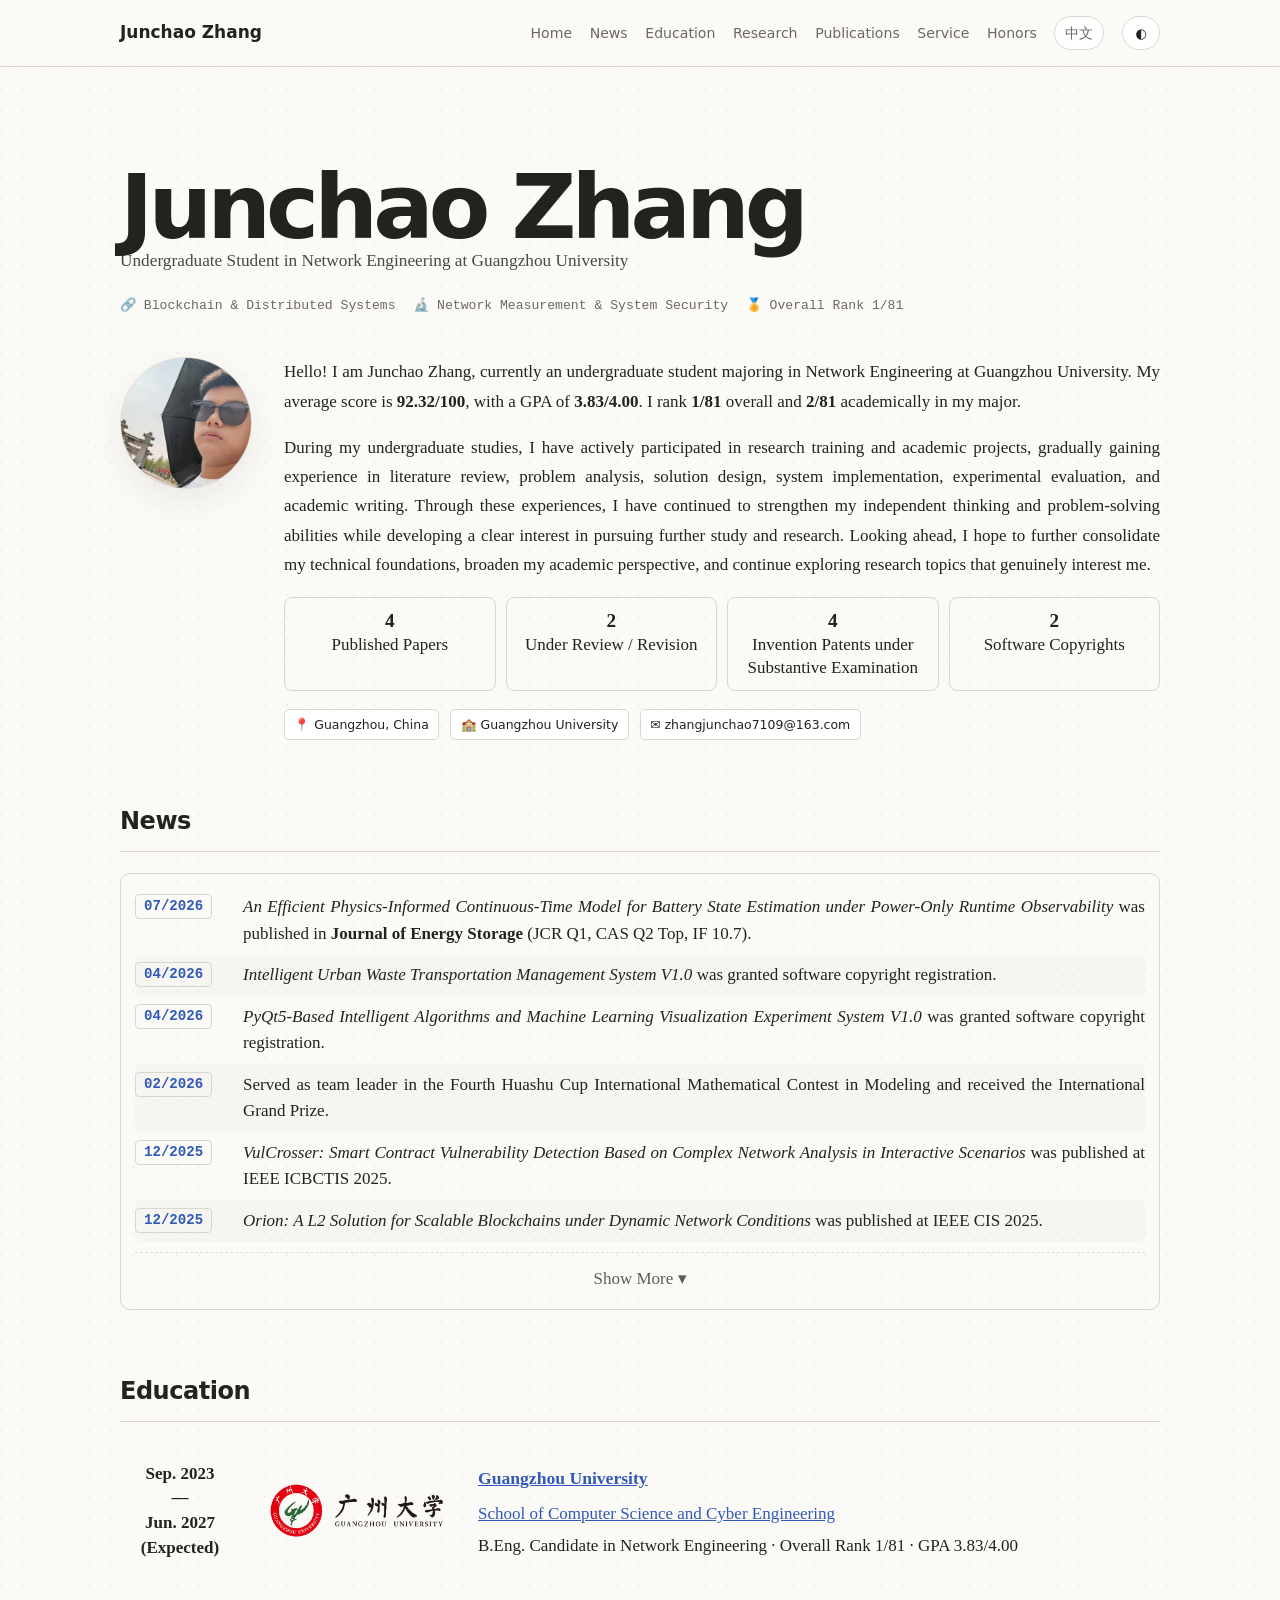
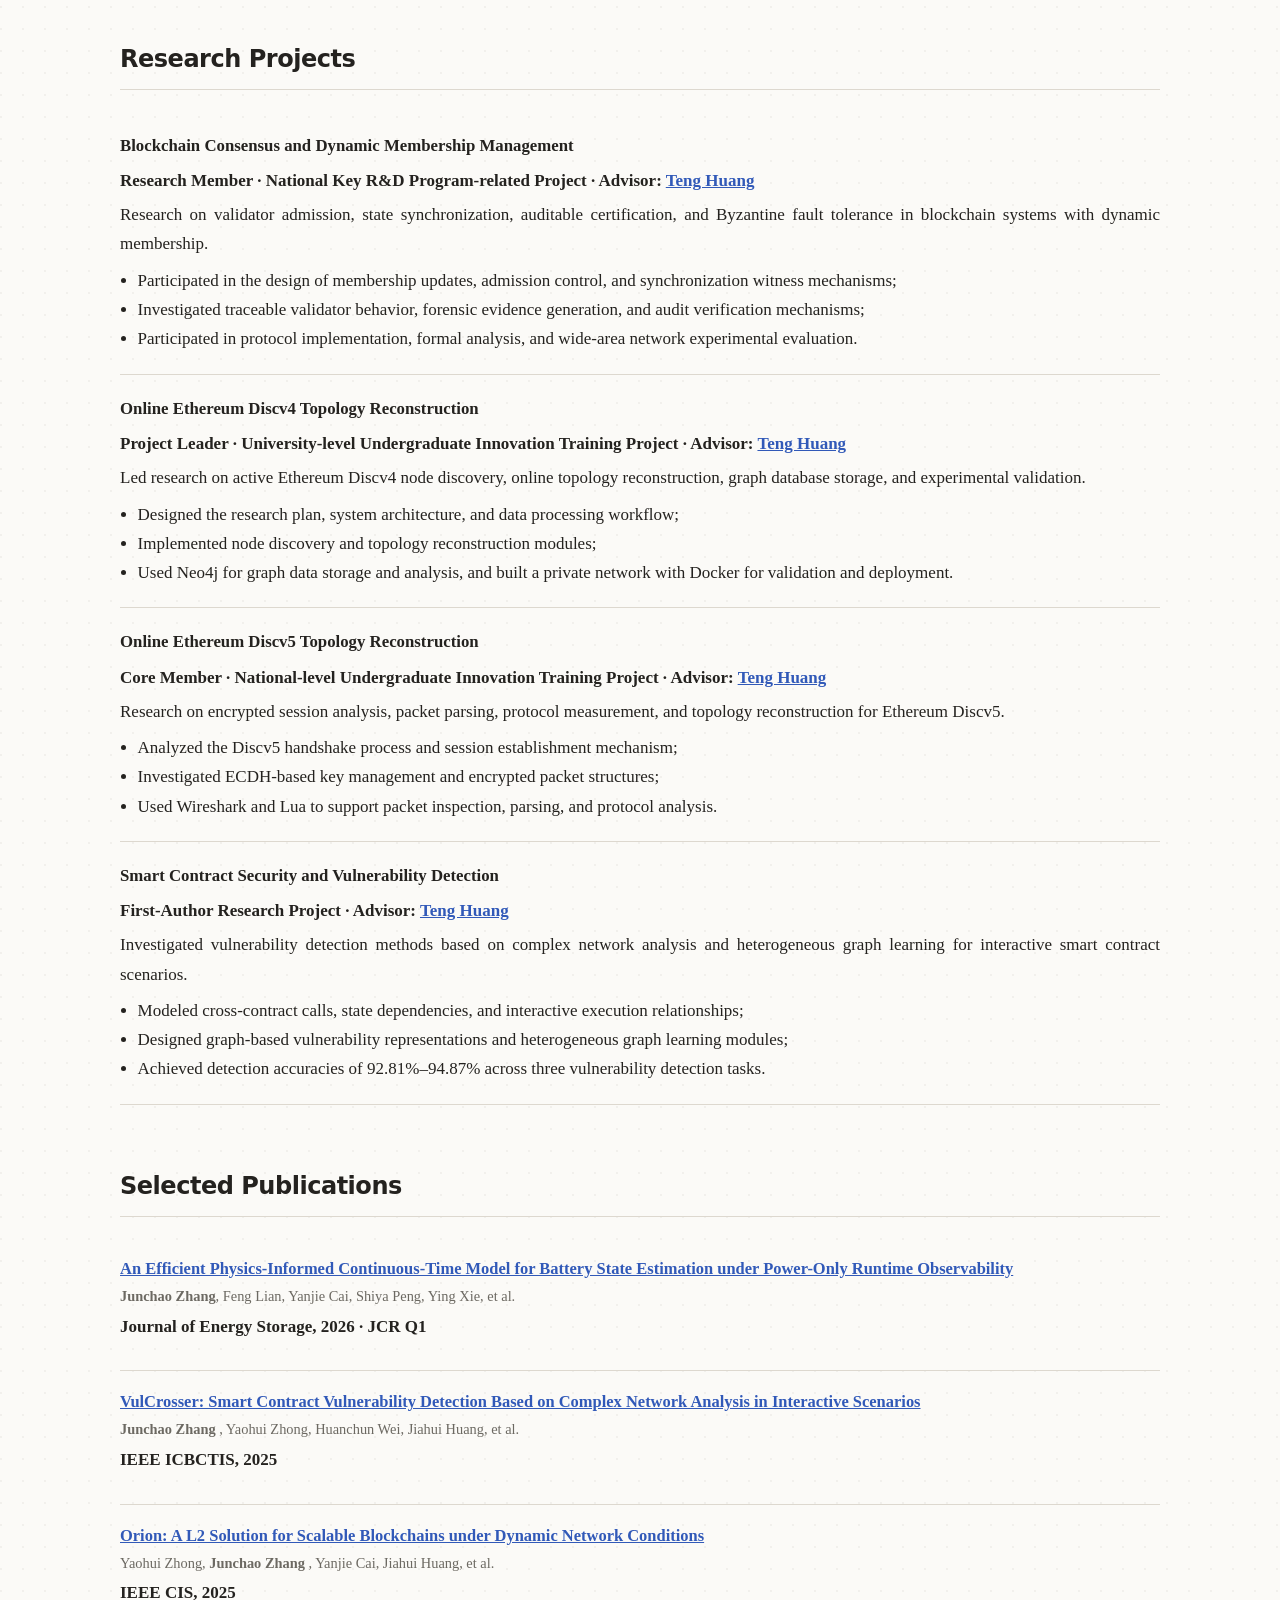
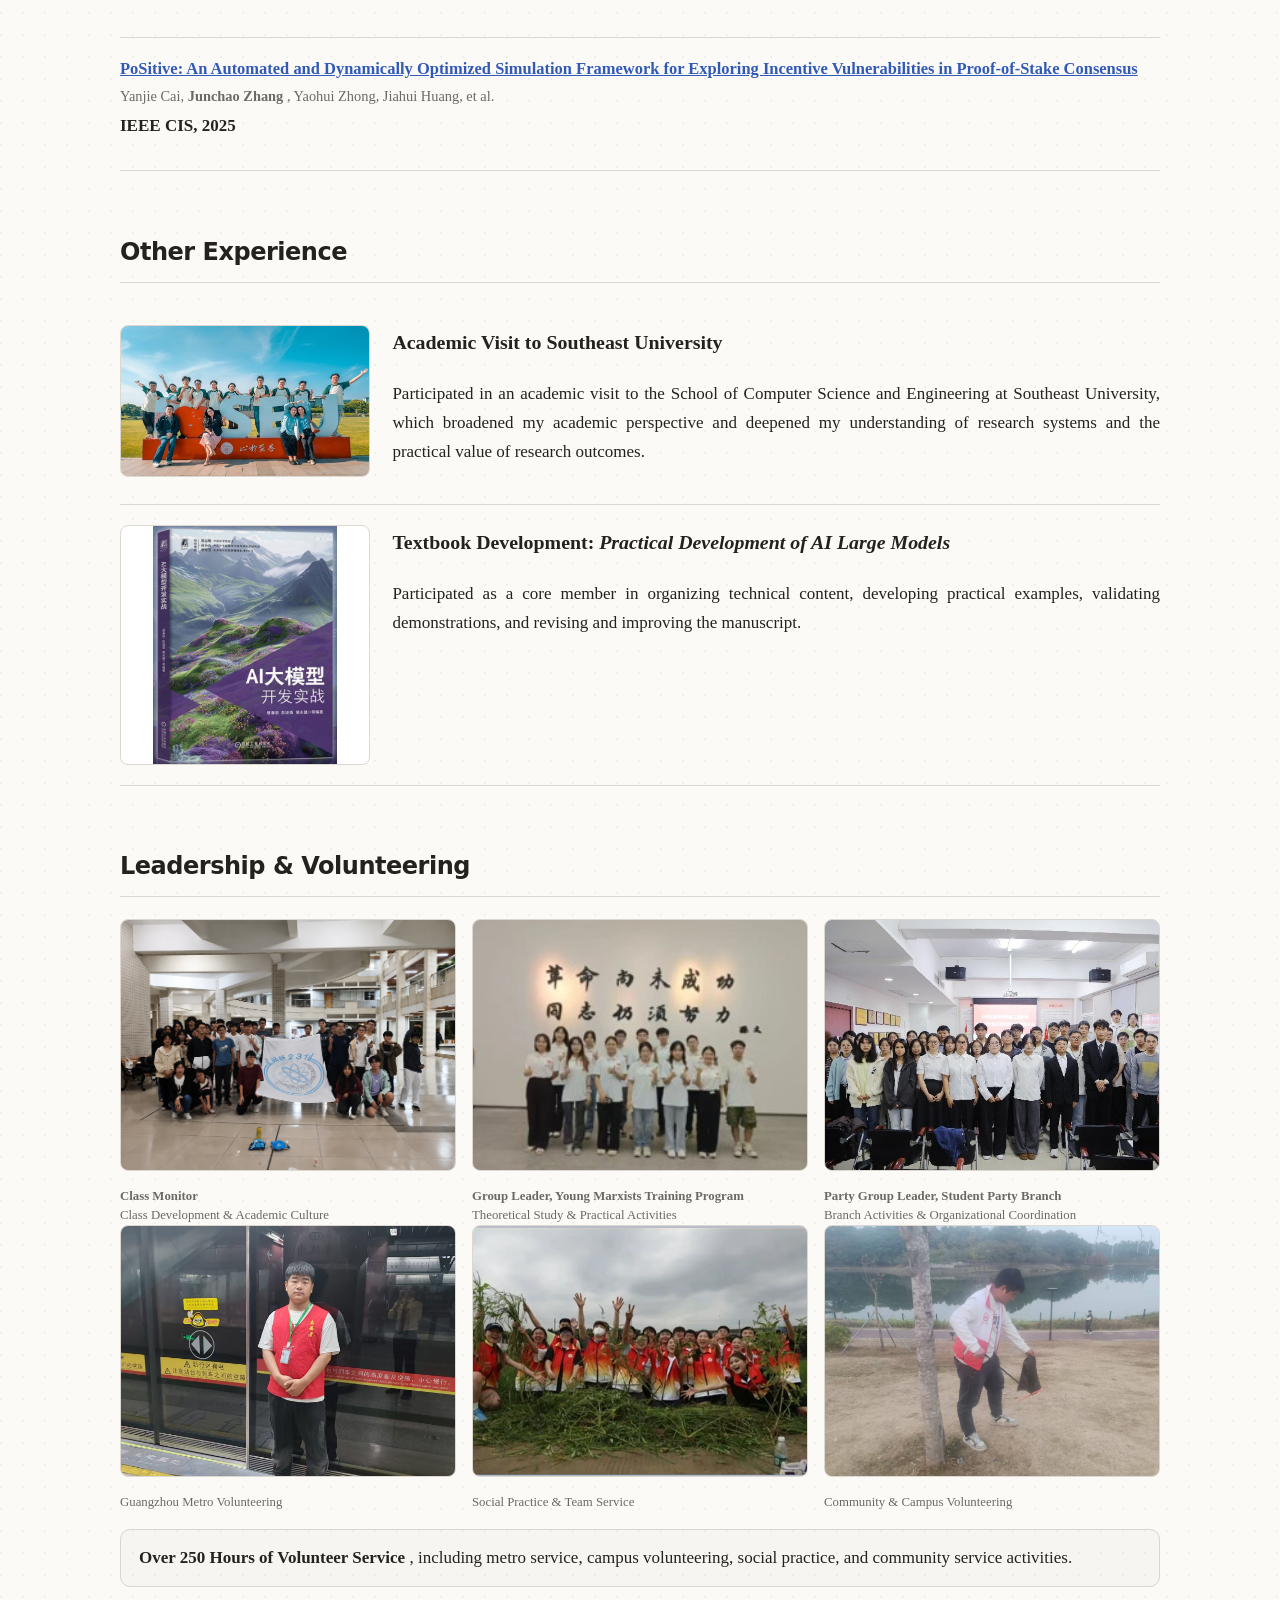
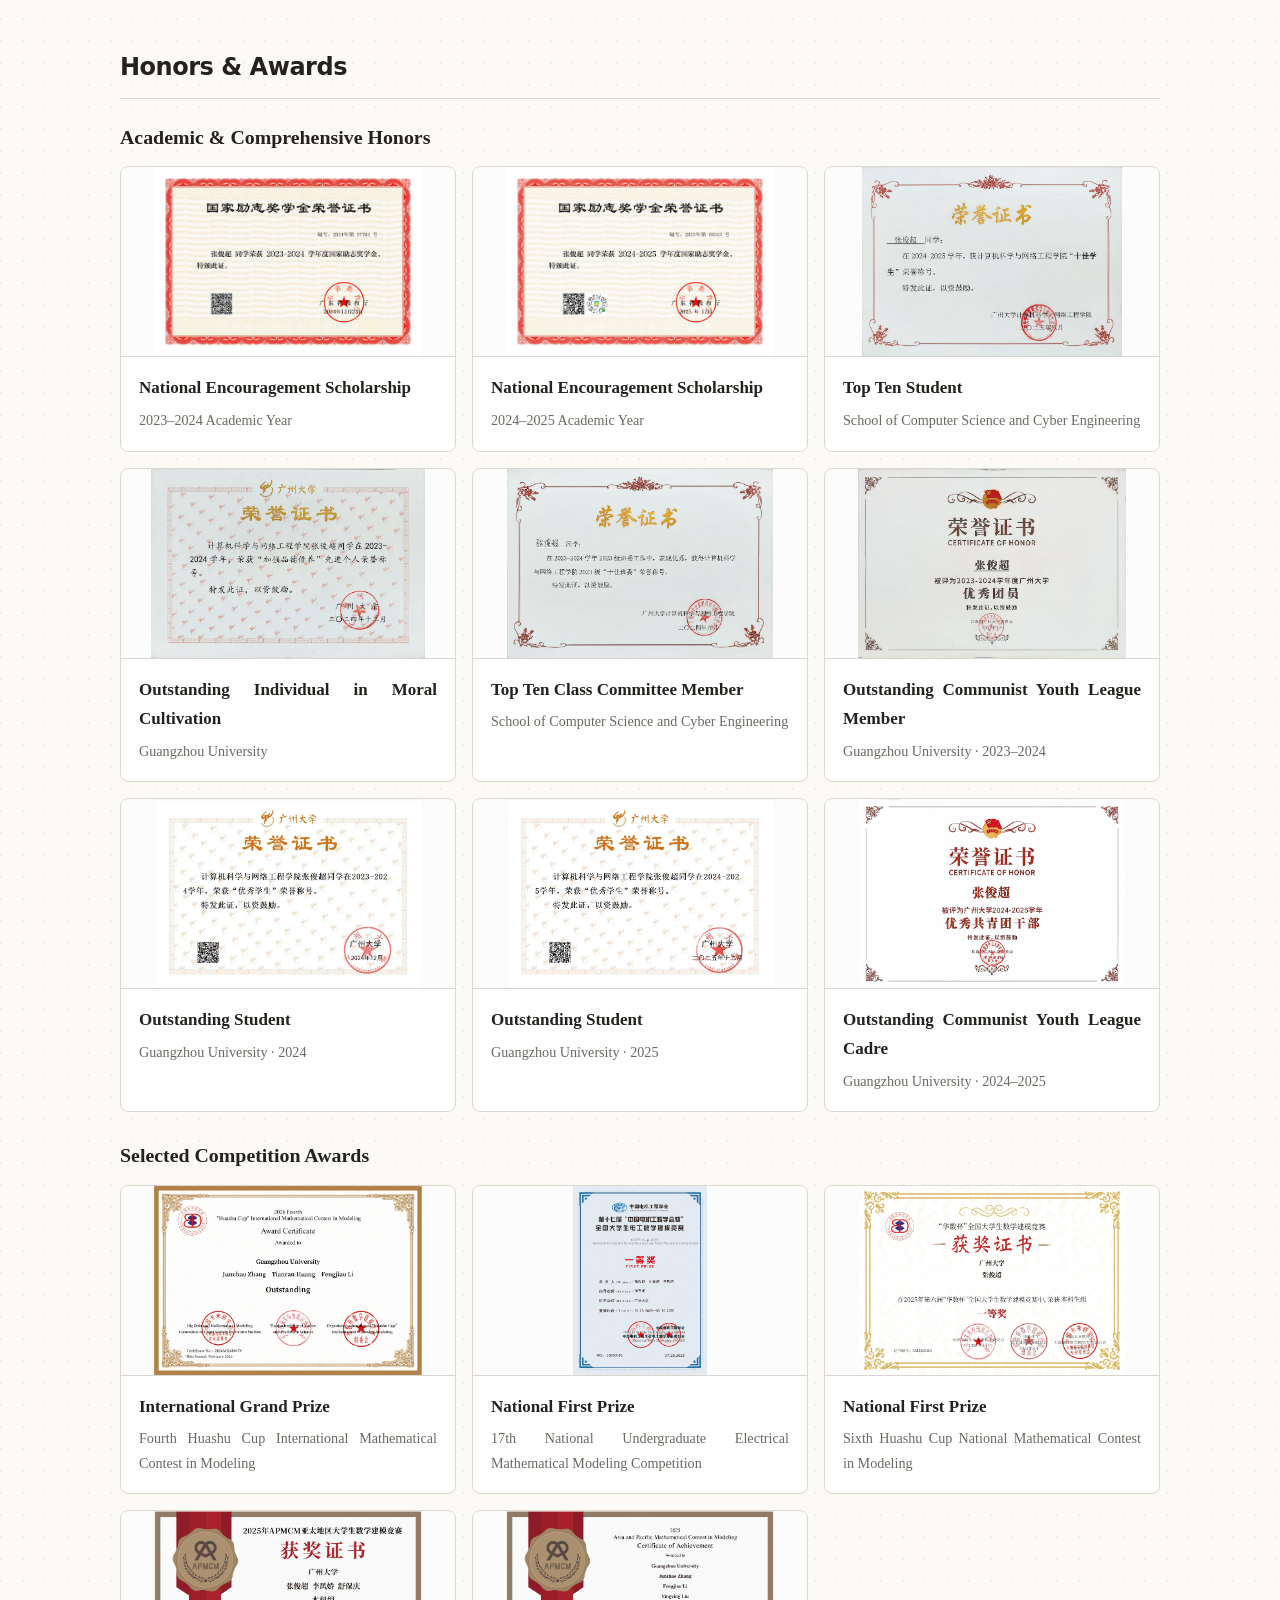
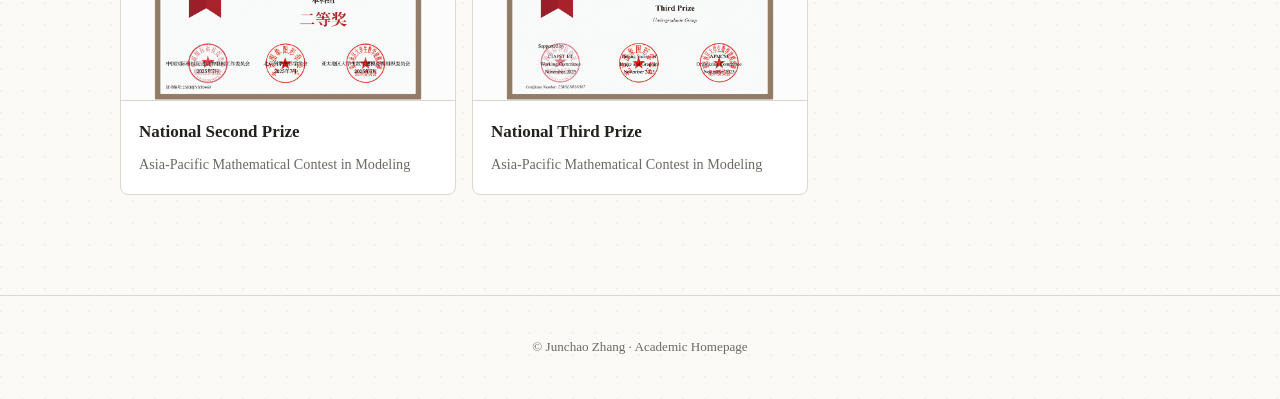
<file: index.html>
<!doctype html>
<html lang="en">
<head>
  <meta charset="utf-8">
  <meta name="viewport" content="width=device-width, initial-scale=1">
  <meta name="description" content="Junchao Zhang — Blockchain Systems · Distributed Systems · Network Measurement and Security">
  <title>Junchao Zhang</title>

  <link rel="stylesheet" href="../css/style.css">

  <style>
    /* ======================================================
       News
    ====================================================== */

    .news-panel {
      border: 1px solid var(--border, #d9d5cf);
      border-radius: 10px;
      padding: 12px 14px 10px;
    }

    .news-list {
      list-style: none;
      margin: 0;
      padding: 0;
    }

    .news-item {
      display: grid;
      grid-template-columns: 88px minmax(0, 1fr);
      gap: 18px;
      align-items: start;
      padding: 7px 10px;
      border-radius: 6px;
    }

    .news-item:nth-child(even) {
      background: rgba(127, 127, 127, 0.035);
    }

    /*
      By default, only the first six news items are shown.
      The seventh item and all subsequent items are hidden.
    */
    .news-list .news-item:nth-child(n + 7) {
      display: none;
    }

    /*
      After clicking "Show More",
      JavaScript adds the expanded class to news-list,
      displaying all news items.
    */
    .news-list.expanded .news-item {
      display: grid;
    }

    .news-date {
      display: inline-block;
      width: fit-content;
      padding: 2px 8px;
      border: 1px solid var(--border, #d9d5cf);
      border-radius: 4px;

      font-family:
        ui-monospace,
        SFMono-Regular,
        Menlo,
        Monaco,
        Consolas,
        monospace;

      font-size: 0.88rem;
      line-height: 1.35;
      white-space: nowrap;
    }

    .news-content {
      line-height: 1.55;
      text-align: justify;
      text-justify: inter-word;
    }

    .news-toggle {
      display: block;
      width: 100%;
      margin-top: 10px;
      padding: 11px 0 6px;

      border: 0;
      border-top: 1px dashed var(--border, #d9d5cf);

      background: transparent;
      color: inherit;
      font: inherit;

      cursor: pointer;
      opacity: 0.72;
    }

    .news-toggle:hover {
      opacity: 1;
    }

    @media (max-width: 640px) {
      .news-item {
        grid-template-columns: 78px minmax(0, 1fr);
        gap: 10px;
        padding-inline: 4px;
      }
    }
  </style>


  <style>
    /* ======================================================
       Section Divider
    ====================================================== */

    .unseen-section-divider {
      border: 0;
      margin: 0;
    }
  </style>


  <style>
    /* ======================================================
       Education
    ====================================================== */

    .edu-list {
      list-style: none;
      margin: 0;
      padding: 0;
    }

    .edu-item {
      display: grid;
      grid-template-columns: 120px 190px minmax(0, 1fr);
      gap: 24px;
      align-items: center;
      padding: 18px 0;
    }

    .edu-years {
      text-align: center;
      line-height: 1.45;
      font-weight: 600;
    }

    .edu-logo {
      width: 180px;
      height: auto;
      max-height: 90px;
      object-fit: contain;
      justify-self: center;
    }

    .edu-content .school {
      margin-bottom: 6px;
      font-size: 1.1rem;
      font-weight: 700;
    }

    .edu-content .dept {
      margin-bottom: 5px;
    }

    .edu-content .degree {
      line-height: 1.55;
    }

    @media (max-width: 640px) {
      .edu-item {
        grid-template-columns: 88px minmax(0, 1fr);
        gap: 14px;
        align-items: start;
      }

      .edu-logo {
        width: 150px;
        max-height: 76px;
        grid-column: 2;
        justify-self: start;
      }

      .edu-content {
        grid-column: 2;
      }
    }
  </style>


  <style>
    /* ======================================================
       Hero
    ====================================================== */

    .hero-subtitle {
      margin: -0.35rem 0 1rem;
      font-size: 1.08rem;
      opacity: 0.82;
    }

    .profile-highlights {
      display: grid;
      grid-template-columns: repeat(4, minmax(0, 1fr));
      gap: 10px;
      margin: 18px 0;
    }

    .profile-highlights span {
      padding: 10px 12px;
      border: 1px solid var(--border, #d9d5cf);
      border-radius: 8px;
      text-align: center;
      line-height: 1.35;
    }

    .profile-highlights strong {
      display: block;
      font-size: 1.2rem;
    }

    @media (max-width: 760px) {
      .profile-highlights {
        grid-template-columns: 1fr;
      }
    }
  </style>


  <style>
    /* ======================================================
       Research Projects
    ====================================================== */

    #research .research-item {
      display: block;
    }

    #research .research-item > div {
      width: 100%;
    }

    #research .research-item p,
    #research .research-item li {
      text-align: justify;
      text-justify: inter-word;
    }
  </style>


  <style>
    /* ======================================================
       Publications
    ====================================================== */

    #publications .paper {
      display: block;
    }

    #publications .paper > div {
      width: 100%;
    }

    #publications .paper h3,
    #publications .paper .authors,
    #publications .paper .venue,
    #publications .paper .paper-role {
      text-align: justify;
      text-justify: inter-word;
    }

    .paper-role {
      margin: 8px 0;
      line-height: 1.5;
      opacity: 0.9;
    }
  </style>


  <style>
    /* ======================================================
       Other Experience
    ====================================================== */

    #experience .feature p,
    #experience .feature h3,
    #experience figcaption {
      text-align: justify;
      text-justify: inter-word;
    }
  </style>


  <style>
    /* ======================================================
       Leadership and Volunteering
    ====================================================== */

    #leadership figcaption,
    #leadership .volunteer-bar p {
      text-align: justify;
      text-justify: inter-word;
    }

    .volunteer-bar {
      width: 100%;
      margin-top: 18px;
      padding: 14px 18px;

      border: 1px solid var(--border, #d9d5cf);
      border-radius: 10px;

      background: rgba(127, 127, 127, 0.035);

      box-sizing: border-box;
    }

    .volunteer-bar p {
      margin: 0;
      line-height: 1.6;
    }
  </style>


  <style>
    /* ======================================================
       Honors and Awards
    ====================================================== */

    .award-group + .award-group {
      margin-top: 26px;
    }

    .award-group h3 {
      margin-bottom: 12px;
    }

    .honor-grid-with-images {
      align-items: stretch;
    }

    .honor-with-image {
      padding: 0;
      overflow: hidden;
    }

    .honor-with-image img {
      display: block;
      width: 100%;
      height: 190px;

      object-fit: contain;

      background: rgba(127, 127, 127, 0.025);

      border-bottom: 1px solid var(--border, #d9d5cf);
    }

    .honor-with-image > div {
      padding: 16px 18px 18px;
    }

    .honor-with-image strong,
    .honor-with-image small {
      display: block;
      text-align: justify;
      text-justify: inter-word;
    }

    @media (max-width: 640px) {
      .honor-with-image img {
        height: 170px;
      }
    }
  </style>

</head>


<body>

  <!-- ======================================================
       Navigation
  ====================================================== -->

  <nav class="site-nav">

    <div class="nav-inner">

      <a class="brand" href="./">
        Junchao Zhang
      </a>

      <div class="nav-links">

        <a class="section-link" href="#about">
          Home
        </a>

        <a class="section-link" href="#news">
          News
        </a>

        <a class="section-link" href="#education">
          Education
        </a>

        <a class="section-link" href="#research">
          Research
        </a>

        <a class="section-link" href="#publications">
          Publications
        </a>

        <a class="section-link" href="#leadership">
          Service
        </a>

        <a class="section-link" href="#honors">
          Honors
        </a>

        <a class="tool-button" href="./zh/">
          中文
        </a>

        <button
          class="tool-button"
          type="button"
          data-theme-toggle
          aria-label="Toggle theme"
        >
          ◐
        </button>

      </div>

    </div>

  </nav>


  <main>

    <!-- ======================================================
         Home
    ====================================================== -->

    <section id="about" class="hero">

      <h1>
        Junchao Zhang
      </h1>

      <p class="hero-subtitle">
        Undergraduate Student in Network Engineering at Guangzhou University
      </p>


      <div class="hero-tags">

        <span>
          🔗 Blockchain & Distributed Systems
        </span>
      
        <span>
          🔬 Network Measurement & System Security
        </span>
      
        <span>
          🏅 Overall Rank 1/81
        </span>
      
      </div>



      <div class="intro-grid">

        <img
          class="avatar"
          src="../images/profile.jpg"
          alt="Junchao Zhang"
        >


        <div class="intro-text">

          <p>
            Hello! I am Junchao Zhang, currently an undergraduate student
            majoring in Network Engineering at Guangzhou University.
            My average score is
            <strong>92.32/100</strong>,
            with a GPA of
            <strong>3.83/4.00</strong>.
            I rank
            <strong>1/81</strong>
            overall and
            <strong>2/81</strong>
            academically in my major.
          </p>


          <p>
            During my undergraduate studies, I have actively participated in
            research training and academic projects, gradually gaining experience
            in literature review, problem analysis, solution design, system
            implementation, experimental evaluation, and academic writing.
            Through these experiences, I have continued to strengthen my
            independent thinking and problem-solving abilities while developing
            a clear interest in pursuing further study and research. Looking
            ahead, I hope to further consolidate my technical foundations,
            broaden my academic perspective, and continue exploring research
            topics that genuinely interest me.
          </p>


          <div
            class="profile-highlights"
            aria-label="Research Profile"
          >

            <span>
              <strong>4</strong>
              Published Papers
            </span>

            <span>
              <strong>2</strong>
              Under Review / Revision
            </span>

            <span>
              <strong>4</strong>
              Invention Patents under Substantive Examination
            </span>

            <span>
              <strong>2</strong>
              Software Copyrights
            </span>

          </div>


          <div class="contact-row">

            <span class="pill">
              📍 Guangzhou, China
            </span>

            <a
              class="pill"
              href="https://www.gzhu.edu.cn/"
              target="_blank"
              rel="noopener noreferrer"
            >
              🏫 Guangzhou University
            </a>

            <a
              class="pill"
              href="mailto:zhangjunchao7109@163.com"
            >
              ✉ zhangjunchao7109@163.com
            </a>

          </div>

        </div>

      </div>

    </section>


    <!-- ======================================================
         News
    ====================================================== -->

    <section id="news">

      <h2 class="section-title">
        News
      </h2>


      <div class="news-panel">

        <ul
          class="news-list"
          id="news-list"
        >

          <!-- 1 -->

          <li class="news-item">

            <span class="news-date">
              07/2026
            </span>

            <span class="news-content">

              <em>
                An Efficient Physics-Informed Continuous-Time Model for Battery State Estimation under Power-Only Runtime Observability
              </em>

              was published in

              <strong>
                Journal of Energy Storage
              </strong>

              (JCR Q1, CAS Q2 Top, IF 10.7).

            </span>

          </li>


          <!-- 2 -->

          <li class="news-item">

            <span class="news-date">
              04/2026
            </span>

            <span class="news-content">

              <em>
                Intelligent Urban Waste Transportation Management System V1.0
              </em>

              was granted software copyright registration.

            </span>

          </li>


          <!-- 3 -->

          <li class="news-item">

            <span class="news-date">
              04/2026
            </span>

            <span class="news-content">

              <em>
                PyQt5-Based Intelligent Algorithms and Machine Learning Visualization Experiment System V1.0
              </em>

              was granted software copyright registration.

            </span>

          </li>


          <!-- 4 -->

          <li class="news-item">

            <span class="news-date">
              02/2026
            </span>

            <span class="news-content">

              Served as team leader in the Fourth Huashu Cup International
              Mathematical Contest in Modeling and received the International
              Grand Prize.

            </span>

          </li>


          <!-- 5 -->

          <li class="news-item">

            <span class="news-date">
              12/2025
            </span>

            <span class="news-content">

              <em>
                VulCrosser: Smart Contract Vulnerability Detection Based on Complex Network Analysis in Interactive Scenarios
              </em>

              was published at IEEE ICBCTIS 2025.

            </span>

          </li>


          <!-- 6 -->

          <li class="news-item">

            <span class="news-date">
              12/2025
            </span>

            <span class="news-content">

              <em>
                Orion: A L2 Solution for Scalable Blockchains under Dynamic Network Conditions
              </em>

              was published at IEEE CIS 2025.

            </span>

          </li>


          <!-- =================================================
               Starting from item 7, news entries are hidden
               by default through CSS.
          ================================================== -->


          <!-- 7 -->

          <li class="news-item">

            <span class="news-date">
              12/2025
            </span>

            <span class="news-content">

              <em>
                PoSitive: An Automated and Dynamically Optimized Simulation Framework for Exploring Incentive Vulnerabilities in Proof-of-Stake Consensus
              </em>

              was published at IEEE CIS 2025.

            </span>

          </li>


          <!-- 8 -->

          <li class="news-item">

            <span class="news-date">
              12/2025
            </span>

            <span class="news-content">

              Received the 2024–2025 National Encouragement Scholarship.

            </span>

          </li>


          <!-- 9 -->

          <li class="news-item">

            <span class="news-date">
              11/2025
            </span>

            <span class="news-content">

              Served as team leader in the Asia-Pacific Mathematical Contest
              in Modeling and received the National Third Prize.

            </span>

          </li>


          <!-- 10 -->

          <li class="news-item">

            <span class="news-date">
              08/2025
            </span>

            <span class="news-content">

              Served as team leader in the Sixth Huashu Cup National
              Mathematical Contest in Modeling and received the National First
              Prize.

            </span>

          </li>


          <!-- 11 -->

          <li class="news-item">

            <span class="news-date">
              07/2025
            </span>

            <span class="news-content">

              Served as team leader in the 17th National Undergraduate
              Electrical Mathematical Modeling Competition and received the
              National First Prize.

            </span>

          </li>


          <!-- 12 -->

          <li class="news-item">

            <span class="news-date">
              07/2025
            </span>

            <span class="news-content">

              Served as team leader in the Asia-Pacific Mathematical Contest
              in Modeling and received the National Second Prize.

            </span>

          </li>


          <!-- 13 -->

          <li class="news-item">

            <span class="news-date">
              07/2025
            </span>

            <span class="news-content">

              Selected as one of the Top Ten Students of the School of Computer
              Science and Cyber Engineering at Guangzhou University.

            </span>

          </li>


          <!-- 14 -->

          <li class="news-item">

            <span class="news-date">
              03/2025
            </span>

            <span class="news-content">

              Began leading a university-level Undergraduate Innovation Training
              Project on online Ethereum Discv4 topology reconstruction.

            </span>

          </li>


          <!-- 15 -->

          <li class="news-item">

            <span class="news-date">
              03/2025
            </span>

            <span class="news-content">

              Joined a national-level Undergraduate Innovation Training Project
              as a core member, focusing on online Ethereum Discv5 topology
              reconstruction.

            </span>

          </li>


          <!-- 16 -->

          <li class="news-item">

            <span class="news-date">
              12/2024
            </span>

            <span class="news-content">

              Received the 2023–2024 National Encouragement Scholarship.

            </span>

          </li>


          <!-- 17 -->

          <li class="news-item">

            <span class="news-date">
              05/2024
            </span>

            <span class="news-content">

              Joined a blockchain research project related to the National Key
              R&D Program and began conducting research on blockchain systems,
              network measurement, and security.

            </span>

          </li>

        </ul>


        <button
          class="news-toggle"
          id="news-toggle-btn"
          type="button"
          aria-expanded="false"
        >
          Show More ▾
        </button>

      </div>

    </section>


    <hr class="unseen-section-divider">


    <!-- ======================================================
         Education
    ====================================================== -->

    <section id="education">

      <h2 class="section-title">
        Education
      </h2>


      <ul class="edu-list">

        <li class="edu-item">

          <div class="edu-years">

            Sep. 2023

            <br>

            —

            <br>

            Jun. 2027

            <br>

            (Expected)

          </div>


          <img
            class="edu-logo"
            src="../images/certificates/gzhu-logo.png"
            alt="Guangzhou University"
          >


          <div class="edu-content">

            <div class="school">

              <a
                href="https://www.gzhu.edu.cn/"
                target="_blank"
                rel="noopener noreferrer"
              >
                Guangzhou University
              </a>

            </div>


            <div class="dept">

              <a
                href="https://jsj.gzhu.edu.cn/"
                target="_blank"
                rel="noopener noreferrer"
              >
                School of Computer Science and Cyber Engineering
              </a>

            </div>


            <div class="degree">

              B.Eng. Candidate in Network Engineering ·
              Overall Rank 1/81 ·
              GPA 3.83/4.00

            </div>

          </div>

        </li>

      </ul>

    </section>


    <hr class="unseen-section-divider">


    <!-- ======================================================
         Research Projects
    ====================================================== -->

    <section id="research">

      <h2 class="section-title">
        Research Projects
      </h2>


      <!-- Project 1 -->

      <article class="research-item">

        <div>

          <h3>
            Blockchain Consensus and Dynamic Membership Management
          </h3>


          <p>

            <strong>
              Research Member · National Key R&D Program-related Project · Advisor:
            </strong>

            <a
              href="https://jsj.gzhu.edu.cn/info/1907/3272.htm"
              target="_blank"
              rel="noopener noreferrer"
            >
              <strong>Teng Huang</strong>
            </a>

          </p>


          <p>

            Research on validator admission, state synchronization, auditable
            certification, and Byzantine fault tolerance in blockchain systems
            with dynamic membership.

          </p>


          <ul>

            <li>
              Participated in the design of membership updates, admission
              control, and synchronization witness mechanisms;
            </li>

            <li>
              Investigated traceable validator behavior, forensic evidence
              generation, and audit verification mechanisms;
            </li>

            <li>
              Participated in protocol implementation, formal analysis, and
              wide-area network experimental evaluation.
            </li>

          </ul>

        </div>

      </article>


      <!-- Project 2 -->

      <article class="research-item">

        <div>

          <h3>
            Online Ethereum Discv4 Topology Reconstruction
          </h3>


          <p>

            <strong>
              Project Leader · University-level Undergraduate Innovation Training Project · Advisor:
            </strong>

            <a
              href="https://jsj.gzhu.edu.cn/info/1907/3272.htm"
              target="_blank"
              rel="noopener noreferrer"
            >
              <strong>Teng Huang</strong>
            </a>

          </p>


          <p>

            Led research on active Ethereum Discv4 node discovery, online
            topology reconstruction, graph database storage, and experimental
            validation.

          </p>


          <ul>

            <li>
              Designed the research plan, system architecture, and data
              processing workflow;
            </li>

            <li>
              Implemented node discovery and topology reconstruction modules;
            </li>

            <li>
              Used Neo4j for graph data storage and analysis, and built a
              private network with Docker for validation and deployment.
            </li>

          </ul>

        </div>

      </article>


      <!-- Project 3 -->

      <article class="research-item">

        <div>

          <h3>
            Online Ethereum Discv5 Topology Reconstruction
          </h3>


          <p>

            <strong>
              Core Member · National-level Undergraduate Innovation Training Project · Advisor:
            </strong>

            <a
              href="https://jsj.gzhu.edu.cn/info/1907/3272.htm"
              target="_blank"
              rel="noopener noreferrer"
            >
              <strong>Teng Huang</strong>
            </a>

          </p>


          <p>

            Research on encrypted session analysis, packet parsing, protocol
            measurement, and topology reconstruction for Ethereum Discv5.

          </p>


          <ul>

            <li>
              Analyzed the Discv5 handshake process and session establishment
              mechanism;
            </li>

            <li>
              Investigated ECDH-based key management and encrypted packet
              structures;
            </li>

            <li>
              Used Wireshark and Lua to support packet inspection, parsing, and
              protocol analysis.
            </li>

          </ul>

        </div>

      </article>


      <!-- Project 4 -->

      <article class="research-item">

        <div>

          <h3>
            Smart Contract Security and Vulnerability Detection
          </h3>


          <p>

            <strong>
              First-Author Research Project · Advisor:
            </strong>

            <a
              href="https://jsj.gzhu.edu.cn/info/1907/3272.htm"
              target="_blank"
              rel="noopener noreferrer"
            >
              <strong>Teng Huang</strong>
            </a>

          </p>


          <p>

            Investigated vulnerability detection methods based on complex
            network analysis and heterogeneous graph learning for interactive
            smart contract scenarios.

          </p>


          <ul>

            <li>
              Modeled cross-contract calls, state dependencies, and interactive
              execution relationships;
            </li>

            <li>
              Designed graph-based vulnerability representations and
              heterogeneous graph learning modules;
            </li>

            <li>
              Achieved detection accuracies of 92.81%–94.87% across three
              vulnerability detection tasks.
            </li>

          </ul>

        </div>

      </article>

    </section>


    <!-- ======================================================
         Selected Publications
    ====================================================== -->

    <section id="publications">

      <h2 class="section-title">
        Selected Publications
      </h2>


      <!-- Publication 1 -->

      <article class="paper">
        <div>
      
          <h3>
            <a
              href="https://www.sciencedirect.com/science/article/pii/S2352152X26031920"
              target="_blank"
              rel="noopener noreferrer"
            >
              An Efficient Physics-Informed Continuous-Time Model for Battery State Estimation under Power-Only Runtime Observability
            </a>
          </h3>
      
          <p class="authors">
            <strong>Junchao Zhang</strong>,
            Feng Lian,
            Yanjie Cai,
            Shiya Peng,
            Ying Xie,
            et al.
          </p>
      
          <p class="venue">
            Journal of Energy Storage, 2026 · JCR Q1
          </p>
      
        </div>
      </article>


      <!-- Publication 2 -->

      <article class="paper">

        <div>

          <h3>
            <a
              href="https://ieeexplore.ieee.org/document/11387622"
              target="_blank"
              rel="noopener noreferrer"
            >
              VulCrosser: Smart Contract Vulnerability Detection Based on Complex Network Analysis in Interactive Scenarios
            </a>
          </h3>


          <p class="authors">

            <strong>
              Junchao Zhang
            </strong>,

            Yaohui Zhong,
            Huanchun Wei,
            Jiahui Huang,
            et al.

          </p>


          <p class="venue">

            IEEE ICBCTIS, 2025

          </p>

        </div>

      </article>


      <!-- Publication 3 -->

      <article class="paper">

        <div>

          <h3>
            <a
              href="https://ieeexplore.ieee.org/document/11433893"
              target="_blank"
              rel="noopener noreferrer"
            >
              Orion: A L2 Solution for Scalable Blockchains under Dynamic Network Conditions
            </a>  
          </h3>


          <p class="authors">

            Yaohui Zhong,

            <strong>
              Junchao Zhang
            </strong>,

            Yanjie Cai,
            Jiahui Huang,
            et al.

          </p>


          <p class="venue">

            IEEE CIS, 2025

          </p>

        </div>

      </article>


      <!-- Publication 4 -->

      <article class="paper">

        <div>

          <h3>
            <a
              href="https://ieeexplore.ieee.org/document/11433744"
              target="_blank"
              rel="noopener noreferrer"
            >
              PoSitive: An Automated and Dynamically Optimized Simulation Framework for Exploring Incentive Vulnerabilities in Proof-of-Stake Consensus
            </a>
          </h3>


          <p class="authors">

            Yanjie Cai,

            <strong>
              Junchao Zhang
            </strong>,

            Yaohui Zhong,
            Jiahui Huang,
            et al.

          </p>


          <p class="venue">

            IEEE CIS, 2025

          </p>

        </div>

      </article>

    </section>


    <!-- ======================================================
         Other Experience
    ====================================================== -->

    <section id="experience">

      <h2 class="section-title">
        Other Experience
      </h2>


      <article class="feature">

        <img
          src="../images/seu-visit.jpg"
          alt="Southeast University"
        >

        <div>

          <h3>
            Academic Visit to Southeast University
          </h3>

          <p>

            Participated in an academic visit to the School of Computer Science
            and Engineering at Southeast University, which broadened my academic
            perspective and deepened my understanding of research systems and
            the practical value of research outcomes.

          </p>

        </div>

      </article>


      <article class="feature book">

        <img
          src="../images/ai-large-model-book.jpg"
          alt="AI Large Model Development Textbook"
        >

        <div>

          <h3>
            Textbook Development: <em>Practical Development of AI Large Models</em>
          </h3>

          <p>

            Participated as a core member in organizing technical content,
            developing practical examples, validating demonstrations, and
            revising and improving the manuscript.

          </p>

        </div>

      </article>

    </section>


    <!-- ======================================================
         Leadership and Volunteering
    ====================================================== -->

    <section id="leadership">

      <h2 class="section-title">
        Leadership & Volunteering
      </h2>


      <div class="photo-grid">

        <figure>

          <img
            src="../images/class-leadership.jpg"
            alt="Class Monitor"
          >

          <figcaption>

            <strong>
              Class Monitor
            </strong>

            <br>

            Class Development & Academic Culture

          </figcaption>

        </figure>


        <figure>

          <img
            src="../images/qingma-group.jpg"
            alt="Young Marxists Training Program"
          >

          <figcaption>

            <strong>
              Group Leader, Young Marxists Training Program
            </strong>

            <br>

            Theoretical Study & Practical Activities

          </figcaption>

        </figure>


        <figure>

          <img
            src="../images/party-branch.jpg"
            alt="Student Party Branch"
          >

          <figcaption>

            <strong>
              Party Group Leader, Student Party Branch
            </strong>

            <br>

            Branch Activities & Organizational Coordination

          </figcaption>

        </figure>

      </div>


      <div class="photo-grid">

        <figure>

          <img
            src="../images/metro-volunteering.jpg"
            alt="Guangzhou Metro Volunteering"
          >

          <figcaption>
            Guangzhou Metro Volunteering
          </figcaption>

        </figure>


        <figure>

          <img
            src="../images/social-practice.png"
            alt="Social Practice"
          >

          <figcaption>
            Social Practice & Team Service
          </figcaption>

        </figure>


        <figure>

          <img
            src="../images/station-volunteering.jpg"
            alt="Volunteer Service Station"
          >

          <figcaption>
            Community & Campus Volunteering
          </figcaption>

        </figure>

      </div>


      <div class="volunteer-bar">

        <p>

          <strong>
            Over 250 Hours of Volunteer Service
          </strong>

          , including metro service, campus volunteering, social practice,
          and community service activities.

        </p>

      </div>

    </section>


    <!-- ======================================================
         Honors and Awards
    ====================================================== -->

    <section id="honors">

      <h2 class="section-title">
        Honors & Awards
      </h2>


      <!-- ==================================================
           Academic and Comprehensive Honors
      =================================================== -->

      <div class="award-group">

        <h3>
          Academic & Comprehensive Honors
        </h3>


        <div class="honor-grid honor-grid-with-images">


          <div class="honor honor-with-image">

            <img
              src="../images/certificates/scholarship-2023-2024.png"
              alt="2023–2024 National Encouragement Scholarship Certificate"
              loading="lazy"
            >

            <div>

              <strong>
                National Encouragement Scholarship
              </strong>

              <small>
                2023–2024 Academic Year
              </small>

            </div>

          </div>


          <div class="honor honor-with-image">

            <img
              src="../images/certificates/scholarship-2024-2025.png"
              alt="2024–2025 National Encouragement Scholarship Certificate"
              loading="lazy"
            >

            <div>

              <strong>
                National Encouragement Scholarship
              </strong>

              <small>
                2024–2025 Academic Year
              </small>

            </div>

          </div>


          <div class="honor honor-with-image">

            <img
              src="../images/certificates/top-ten-student.png"
              alt="Top Ten Student Certificate"
              loading="lazy"
            >

            <div>

              <strong>
                Top Ten Student
              </strong>

              <small>
                School of Computer Science and Cyber Engineering
              </small>

            </div>

          </div>


          <div class="honor honor-with-image">

            <img
              src="../images/certificates/moral-cultivation.png"
              alt="Outstanding Individual in Moral Cultivation Certificate"
              loading="lazy"
            >

            <div>

              <strong>
                Outstanding Individual in Moral Cultivation
              </strong>

              <small>
                Guangzhou University
              </small>

            </div>

          </div>


          <div class="honor honor-with-image">

            <img
              src="../images/certificates/top-ten-class-committee.png"
              alt="Top Ten Class Committee Member Certificate"
              loading="lazy"
            >

            <div>

              <strong>
                Top Ten Class Committee Member
              </strong>

              <small>
                School of Computer Science and Cyber Engineering
              </small>

            </div>

          </div>


          <div class="honor honor-with-image">

            <img
              src="../images/certificates/outstanding-league-member.png"
              alt="Outstanding Communist Youth League Member Certificate"
              loading="lazy"
            >

            <div>

              <strong>
                Outstanding Communist Youth League Member
              </strong>

              <small>
                Guangzhou University · 2023–2024
              </small>

            </div>

          </div>


          <div class="honor honor-with-image">

            <img
              src="../images/certificates/outstanding-student-2024.png"
              alt="2024 Outstanding Student Certificate"
              loading="lazy"
            >

            <div>

              <strong>
                Outstanding Student
              </strong>

              <small>
                Guangzhou University · 2024
              </small>

            </div>

          </div>


          <div class="honor honor-with-image">

            <img
              src="../images/certificates/outstanding-student-2025.png"
              alt="2025 Outstanding Student Certificate"
              loading="lazy"
            >

            <div>

              <strong>
                Outstanding Student
              </strong>

              <small>
                Guangzhou University · 2025
              </small>

            </div>

          </div>


          <div class="honor honor-with-image">

            <img
              src="../images/certificates/outstanding-league-cadre.png"
              alt="Outstanding Communist Youth League Cadre Certificate"
              loading="lazy"
            >

            <div>

              <strong>
                Outstanding Communist Youth League Cadre
              </strong>

              <small>
                Guangzhou University · 2024–2025
              </small>

            </div>

          </div>

        </div>

      </div>


      <!-- ==================================================
           Selected Competition Awards
      =================================================== -->

      <div class="award-group">

        <h3>
          Selected Competition Awards
        </h3>


        <div class="honor-grid honor-grid-with-images">


          <div class="honor honor-with-image">

            <img
              src="../images/certificates/huashu-international-grand-prize.png"
              alt="Fourth Huashu Cup International Mathematical Contest in Modeling Grand Prize Certificate"
              loading="lazy"
            >

            <div>

              <strong>
                International Grand Prize
              </strong>

              <small>
                Fourth Huashu Cup International Mathematical Contest in Modeling
              </small>

            </div>

          </div>


          <div class="honor honor-with-image">

            <img
              src="../images/certificates/electrical-modeling-first-prize.png"
              alt="National Undergraduate Electrical Mathematical Modeling Competition First Prize Certificate"
              loading="lazy"
            >

            <div>

              <strong>
                National First Prize
              </strong>

              <small>
                17th National Undergraduate Electrical Mathematical Modeling Competition
              </small>

            </div>

          </div>


          <div class="honor honor-with-image">

            <img
              src="../images/certificates/huashu-national-first-prize.png"
              alt="Huashu Cup National Mathematical Contest in Modeling First Prize Certificate"
              loading="lazy"
            >

            <div>

              <strong>
                National First Prize
              </strong>

              <small>
                Sixth Huashu Cup National Mathematical Contest in Modeling
              </small>

            </div>

          </div>


          <div class="honor honor-with-image">

            <img
              src="../images/certificates/apmcm-second-prize.png"
              alt="Asia-Pacific Mathematical Contest in Modeling Second Prize Certificate"
              loading="lazy"
            >

            <div>

              <strong>
                National Second Prize
              </strong>

              <small>
                Asia-Pacific Mathematical Contest in Modeling
              </small>

            </div>

          </div>


          <div class="honor honor-with-image">

            <img
              src="../images/certificates/apmcm-third-prize.png"
              alt="Asia-Pacific Mathematical Contest in Modeling Third Prize Certificate"
              loading="lazy"
            >

            <div>

              <strong>
                National Third Prize
              </strong>

              <small>
                Asia-Pacific Mathematical Contest in Modeling
              </small>

            </div>

          </div>

        </div>

      </div>

    </section>

  </main>


  <!-- ======================================================
       Footer
  ====================================================== -->

  <footer>
    © Junchao Zhang · Academic Homepage
  </footer>


  <!-- ======================================================
       Shared JavaScript
  ====================================================== -->

  <script src="../js/main.js"></script>


  <!-- ======================================================
       News Expand / Collapse
  ====================================================== -->

  <script>
    document.addEventListener("DOMContentLoaded", function () {
      const list = document.getElementById("news-list");
      const button = document.getElementById("news-toggle-btn");

      if (!list || !button) {
        return;
      }

      const items = list.querySelectorAll(".news-item");

      /*
        If there are six or fewer news items,
        the "Show More" button is unnecessary.
      */
      if (items.length <= 6) {
        button.style.display = "none";
        return;
      }

      /*
        Initial state:
        the list does not have the expanded class,
        so CSS automatically hides all items after the sixth.
      */
      button.addEventListener("click", function () {
        const expanded = list.classList.toggle("expanded");

        button.setAttribute(
          "aria-expanded",
          expanded ? "true" : "false"
        );

        button.textContent =
          expanded
            ? "Show Less ▴"
            : "Show More ▾";
      });
    });
  </script>

</body>
</html>
</file>
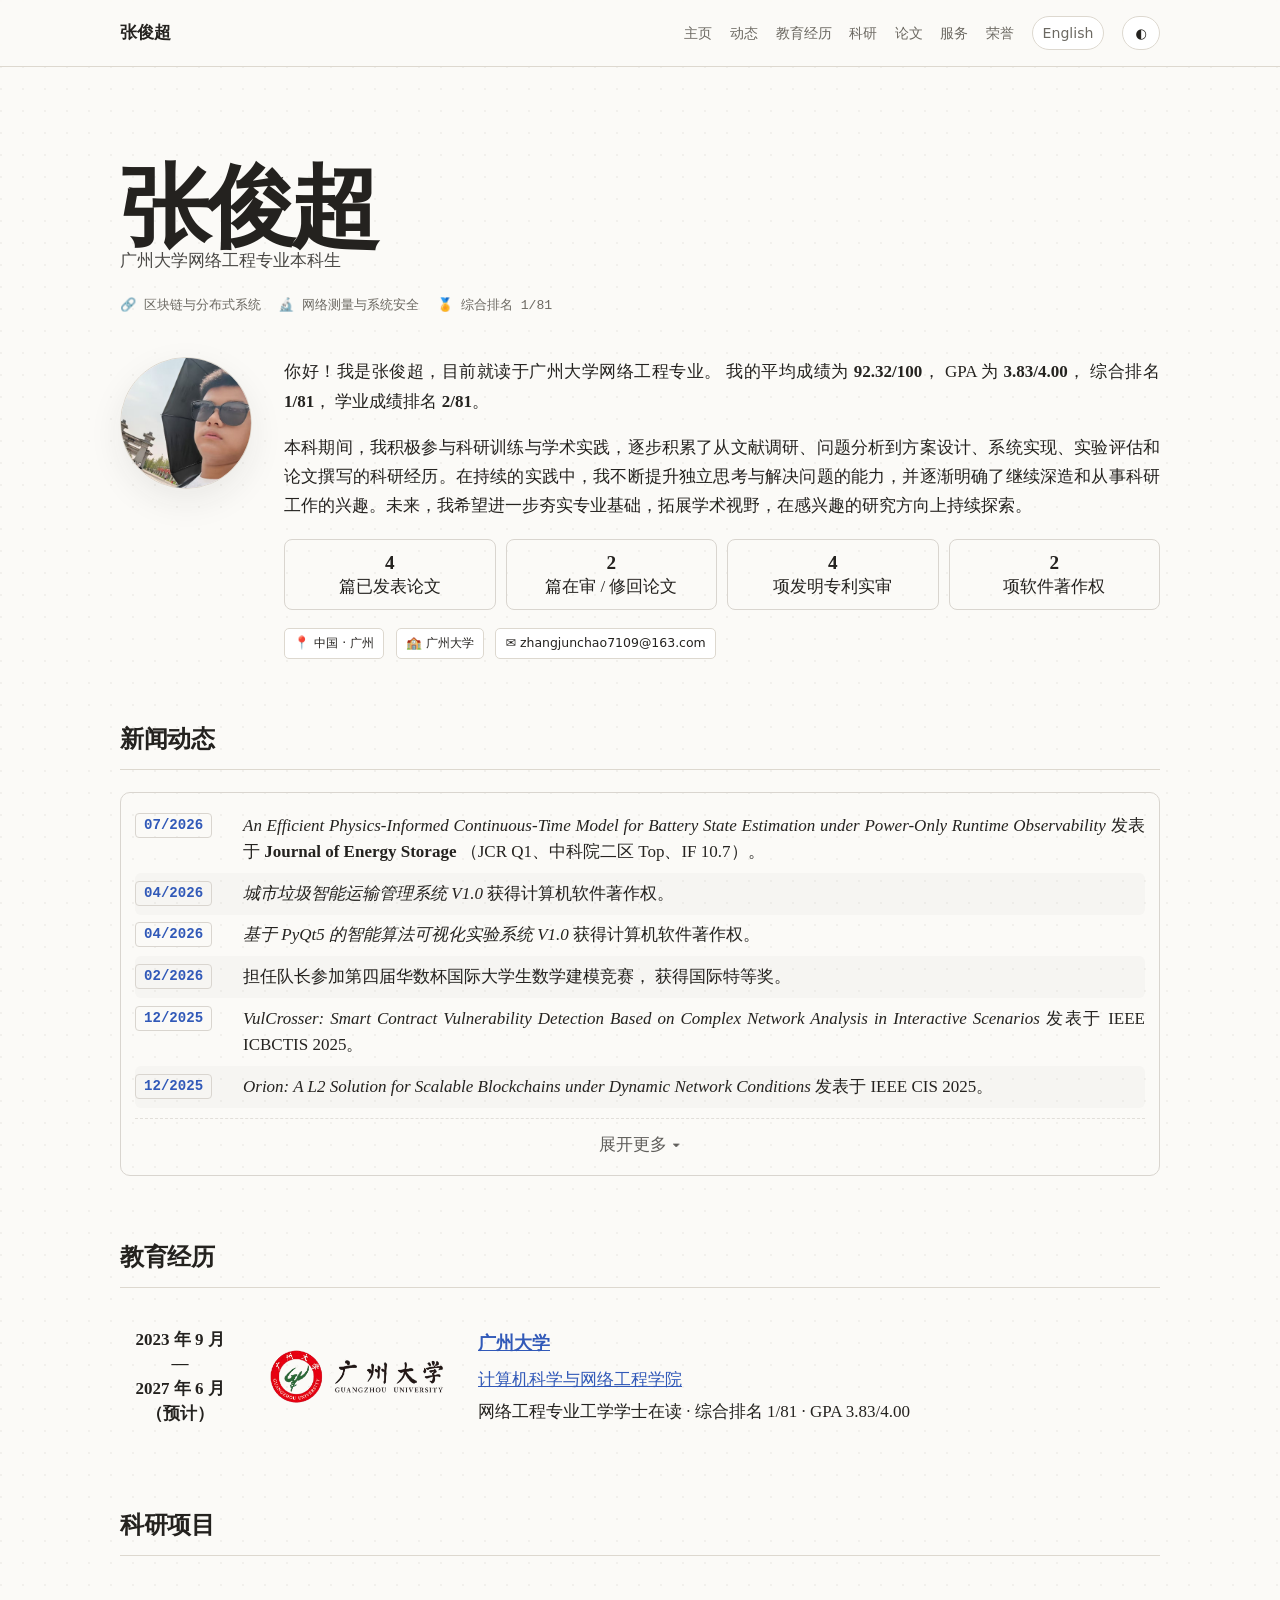
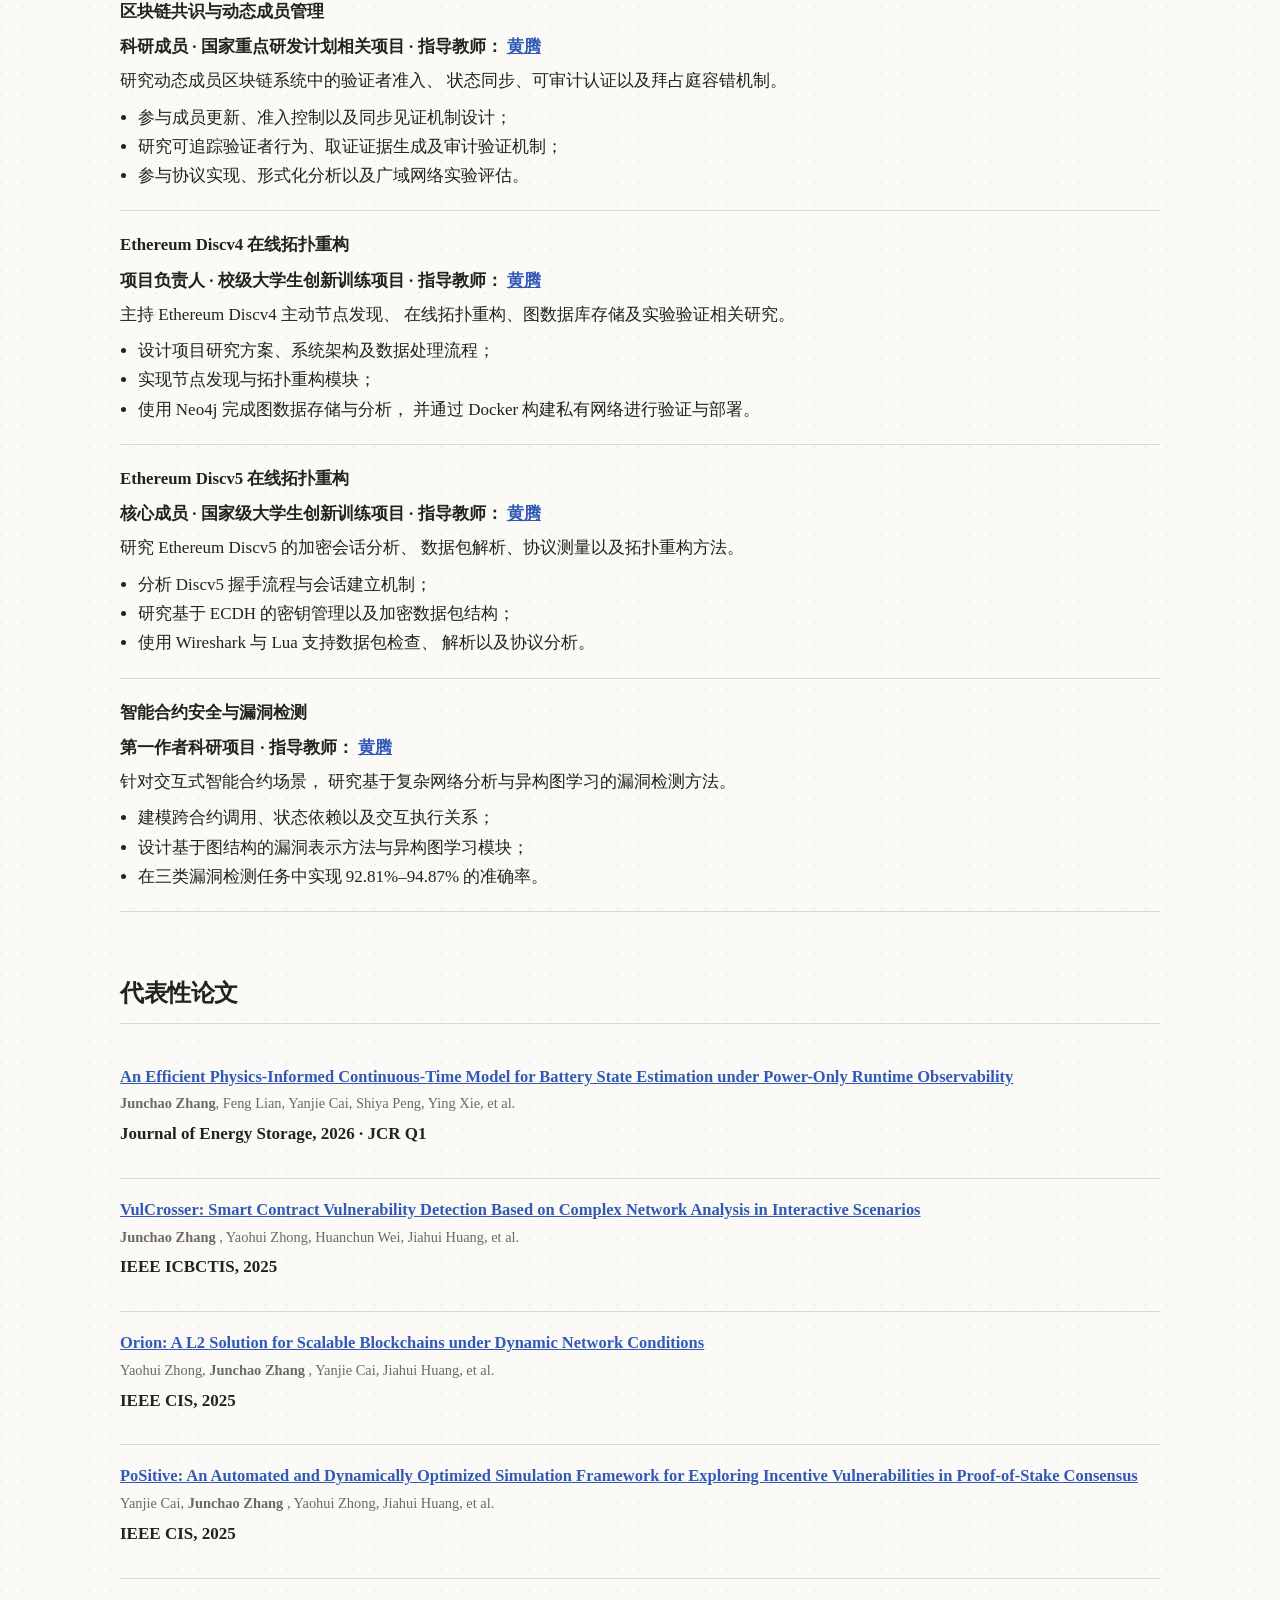
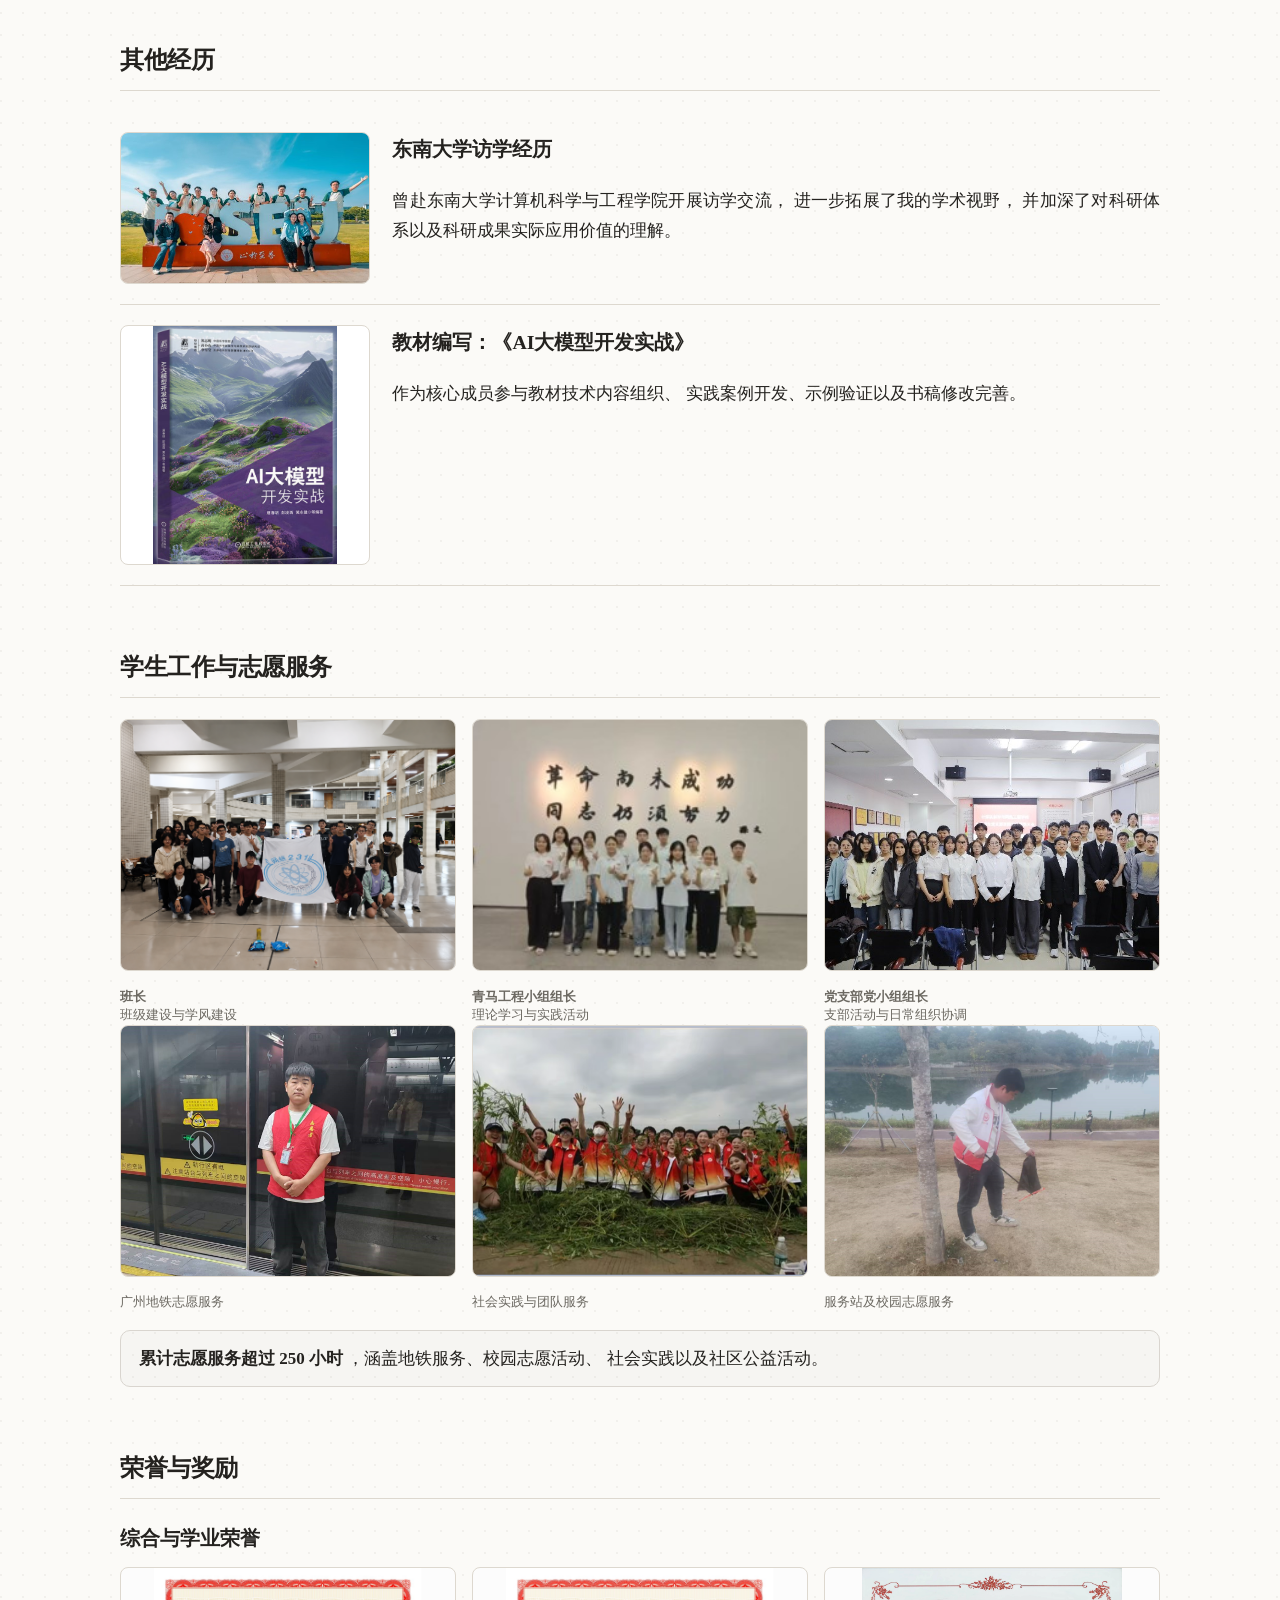
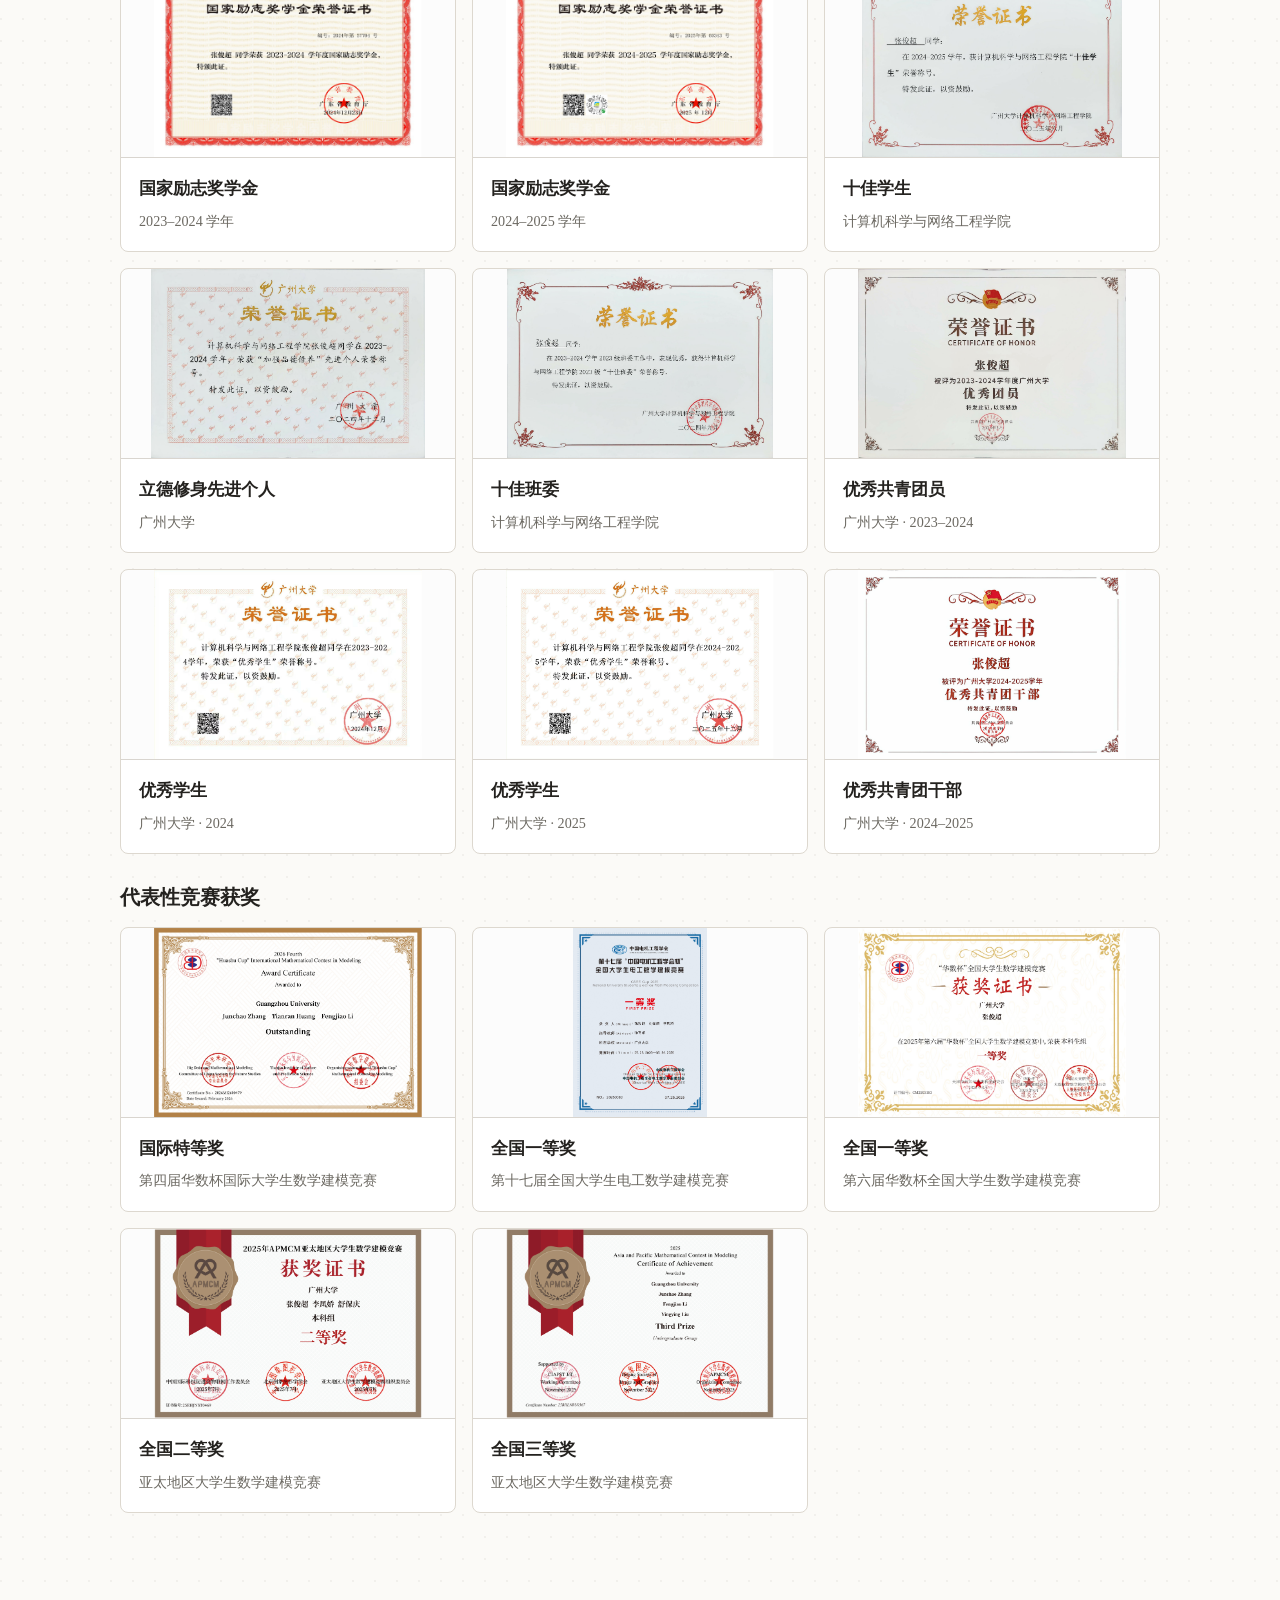
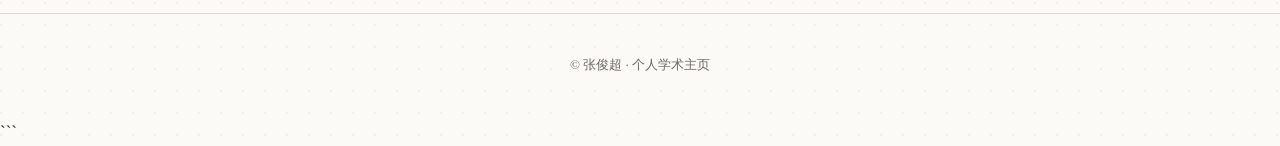
<file: zh/index.html>
<!doctype html>
<html lang="zh-CN">
<head>
  <meta charset="utf-8">
  <meta name="viewport" content="width=device-width, initial-scale=1">
  <meta name="description" content="张俊超 — 区块链系统 · 分布式系统 · 网络测量与安全">
  <title>张俊超</title>

  <link rel="stylesheet" href="../css/style.css">

  <style>
    /* ======================================================
       新闻动态
    ====================================================== */

    .news-panel {
      border: 1px solid var(--border, #d9d5cf);
      border-radius: 10px;
      padding: 12px 14px 10px;
    }

    .news-list {
      list-style: none;
      margin: 0;
      padding: 0;
    }

    .news-item {
      display: grid;
      grid-template-columns: 88px minmax(0, 1fr);
      gap: 18px;
      align-items: start;
      padding: 7px 10px;
      border-radius: 6px;
    }

    .news-item:nth-child(even) {
      background: rgba(127, 127, 127, 0.035);
    }

    /*
      默认只显示前 6 条新闻。
      第 7 条及以后全部隐藏。
    */
    .news-list .news-item:nth-child(n + 7) {
      display: none;
    }

    /*
      点击“展开更多”后，
      JS 会给 news-list 添加 expanded 类，
      此时显示全部新闻。
    */
    .news-list.expanded .news-item {
      display: grid;
    }

    .news-date {
      display: inline-block;
      width: fit-content;
      padding: 2px 8px;
      border: 1px solid var(--border, #d9d5cf);
      border-radius: 4px;

      font-family:
        ui-monospace,
        SFMono-Regular,
        Menlo,
        Monaco,
        Consolas,
        monospace;

      font-size: 0.88rem;
      line-height: 1.35;
      white-space: nowrap;
    }

    .news-content {
      line-height: 1.55;
      text-align: justify;
      text-justify: inter-word;
    }

    .news-toggle {
      display: block;
      width: 100%;
      margin-top: 10px;
      padding: 11px 0 6px;

      border: 0;
      border-top: 1px dashed var(--border, #d9d5cf);

      background: transparent;
      color: inherit;
      font: inherit;

      cursor: pointer;
      opacity: 0.72;
    }

    .news-toggle:hover {
      opacity: 1;
    }

    @media (max-width: 640px) {
      .news-item {
        grid-template-columns: 78px minmax(0, 1fr);
        gap: 10px;
        padding-inline: 4px;
      }
    }
  </style>


  <style>
    /* ======================================================
       分隔
    ====================================================== */

    .unseen-section-divider {
      border: 0;
      margin: 0;
    }
  </style>


  <style>
    /* ======================================================
       教育经历
    ====================================================== */

    .edu-list {
      list-style: none;
      margin: 0;
      padding: 0;
    }

    .edu-item {
      display: grid;
      grid-template-columns: 120px 190px minmax(0, 1fr);
      gap: 24px;
      align-items: center;
      padding: 18px 0;
    }

    .edu-years {
      text-align: center;
      line-height: 1.45;
      font-weight: 600;
    }

    .edu-logo {
      width: 180px;
      height: auto;
      max-height: 90px;
      object-fit: contain;
      justify-self: center;
    }

    .edu-content .school {
      margin-bottom: 6px;
      font-size: 1.1rem;
      font-weight: 700;
    }

    .edu-content .dept {
      margin-bottom: 5px;
    }

    .edu-content .degree {
      line-height: 1.55;
    }

    @media (max-width: 640px) {
      .edu-item {
        grid-template-columns: 88px minmax(0, 1fr);
        gap: 14px;
        align-items: start;
      }

      .edu-logo {
        width: 150px;
        max-height: 76px;
        grid-column: 2;
        justify-self: start;
      }

      .edu-content {
        grid-column: 2;
      }
    }
  </style>


  <style>
    /* ======================================================
       首页简介
    ====================================================== */

    .hero-subtitle {
      margin: -0.35rem 0 1rem;
      font-size: 1.08rem;
      opacity: 0.82;
    }

    .profile-highlights {
      display: grid;
      grid-template-columns: repeat(4, minmax(0, 1fr));
      gap: 10px;
      margin: 18px 0;
    }

    .profile-highlights span {
      padding: 10px 12px;
      border: 1px solid var(--border, #d9d5cf);
      border-radius: 8px;
      text-align: center;
      line-height: 1.35;
    }

    .profile-highlights strong {
      display: block;
      font-size: 1.2rem;
    }

    @media (max-width: 760px) {
      .profile-highlights {
        grid-template-columns: 1fr;
      }
    }
  </style>


  <style>
    /* ======================================================
       科研项目
    ====================================================== */

    #research .research-item {
      display: block;
    }

    #research .research-item > div {
      width: 100%;
    }

    #research .research-item p,
    #research .research-item li {
      text-align: justify;
      text-justify: inter-word;
    }
  </style>


  <style>
    /* ======================================================
       论文
    ====================================================== */

    #publications .paper {
      display: block;
    }

    #publications .paper > div {
      width: 100%;
    }

    #publications .paper h3,
    #publications .paper .authors,
    #publications .paper .venue,
    #publications .paper .paper-role {
      text-align: justify;
      text-justify: inter-word;
    }

    .paper-role {
      margin: 8px 0;
      line-height: 1.5;
      opacity: 0.9;
    }
  </style>


  <style>
    /* ======================================================
       其他经历
    ====================================================== */

    #experience .feature p,
    #experience .feature h3,
    #experience figcaption {
      text-align: justify;
      text-justify: inter-word;
    }
  </style>


  <style>
    /* ======================================================
       学生工作与志愿服务
    ====================================================== */

    #leadership figcaption,
    #leadership .volunteer-bar p {
      text-align: justify;
      text-justify: inter-word;
    }

    .volunteer-bar {
      width: 100%;
      margin-top: 18px;
      padding: 14px 18px;

      border: 1px solid var(--border, #d9d5cf);
      border-radius: 10px;

      background: rgba(127, 127, 127, 0.035);

      box-sizing: border-box;
    }

    .volunteer-bar p {
      margin: 0;
      line-height: 1.6;
    }
  </style>


  <style>
    /* ======================================================
       荣誉与奖励
    ====================================================== */

    .award-group + .award-group {
      margin-top: 26px;
    }

    .award-group h3 {
      margin-bottom: 12px;
    }

    .honor-grid-with-images {
      align-items: stretch;
    }

    .honor-with-image {
      padding: 0;
      overflow: hidden;
    }

    .honor-with-image img {
      display: block;
      width: 100%;
      height: 190px;

      object-fit: contain;

      background: rgba(127, 127, 127, 0.025);

      border-bottom: 1px solid var(--border, #d9d5cf);
    }

    .honor-with-image > div {
      padding: 16px 18px 18px;
    }

    .honor-with-image strong,
    .honor-with-image small {
      display: block;
      text-align: justify;
      text-justify: inter-word;
    }

    @media (max-width: 640px) {
      .honor-with-image img {
        height: 170px;
      }
    }
  </style>

</head>


<body>

  <!-- ======================================================
       导航栏
  ====================================================== -->

  <nav class="site-nav">

    <div class="nav-inner">

      <a class="brand" href="./">
        张俊超
      </a>

      <div class="nav-links">

        <a class="section-link" href="#about">
          主页
        </a>

        <a class="section-link" href="#news">
          动态
        </a>

        <a class="section-link" href="#education">
          教育经历
        </a>

        <a class="section-link" href="#research">
          科研
        </a>

        <a class="section-link" href="#publications">
          论文
        </a>

        <a class="section-link" href="#leadership">
          服务
        </a>

        <a class="section-link" href="#honors">
          荣誉
        </a>

        <a class="tool-button" href="../">
          English
        </a>

        <button
          class="tool-button"
          type="button"
          data-theme-toggle
          aria-label="切换主题"
        >
          ◐
        </button>

      </div>

    </div>

  </nav>


  <main>

    <!-- ======================================================
         首页
    ====================================================== -->

    <section id="about" class="hero">

      <h1>
        张俊超
      </h1>

      <p class="hero-subtitle">
        广州大学网络工程专业本科生
      </p>


      <div class="hero-tags">

        <span>
          🔗 区块链与分布式系统
        </span>
      
        <span>
          🔬 网络测量与系统安全
        </span>
      
        <span>
          🏅 综合排名 1/81
        </span>
      
      </div>



      <div class="intro-grid">

        <img
          class="avatar"
          src="../images/profile.jpg"
          alt="张俊超"
        >


        <div class="intro-text">

          <p>
            你好！我是张俊超，目前就读于广州大学网络工程专业。
            我的平均成绩为
            <strong>92.32/100</strong>，
            GPA 为
            <strong>3.83/4.00</strong>，
            综合排名
            <strong>1/81</strong>，
            学业成绩排名
            <strong>2/81</strong>。
          </p>


          <p>
            本科期间，我积极参与科研训练与学术实践，逐步积累了从文献调研、问题分析到方案设计、系统实现、实验评估和论文撰写的科研经历。在持续的实践中，我不断提升独立思考与解决问题的能力，并逐渐明确了继续深造和从事科研工作的兴趣。未来，我希望进一步夯实专业基础，拓展学术视野，在感兴趣的研究方向上持续探索。
          </p>


          <div
            class="profile-highlights"
            aria-label="个人科研概况"
          >

            <span>
              <strong>4</strong>
              篇已发表论文
            </span>

            <span>
              <strong>2</strong>
              篇在审 / 修回论文
            </span>

            <span>
              <strong>4</strong>
              项发明专利实审
            </span>

            <span>
              <strong>2</strong>
              项软件著作权
            </span>

          </div>


          <div class="contact-row">

            <span class="pill">
              📍 中国 · 广州
            </span>

            <a
              class="pill"
              href="https://www.gzhu.edu.cn/"
              target="_blank"
              rel="noopener noreferrer"
            >
              🏫 广州大学
            </a>

            <a
              class="pill"
              href="mailto:zhangjunchao7109@163.com"
            >
              ✉ zhangjunchao7109@163.com
            </a>

          </div>

        </div>

      </div>

    </section>


    <!-- ======================================================
         新闻动态
    ====================================================== -->

    <section id="news">

      <h2 class="section-title">
        新闻动态
      </h2>


      <div class="news-panel">

        <ul
          class="news-list"
          id="news-list"
        >

          <!-- 1 -->

          <li class="news-item">

            <span class="news-date">
              07/2026
            </span>

            <span class="news-content">

              <em>
                An Efficient Physics-Informed Continuous-Time Model for Battery State Estimation under Power-Only Runtime Observability
              </em>

              发表于

              <strong>
                Journal of Energy Storage
              </strong>

              （JCR Q1、中科院二区 Top、IF 10.7）。

            </span>

          </li>


          <!-- 2 -->

          <li class="news-item">

            <span class="news-date">
              04/2026
            </span>

            <span class="news-content">

              <em>
                城市垃圾智能运输管理系统 V1.0
              </em>

              获得计算机软件著作权。

            </span>

          </li>


          <!-- 3 -->

          <li class="news-item">

            <span class="news-date">
              04/2026
            </span>

            <span class="news-content">

              <em>
                基于 PyQt5 的智能算法可视化实验系统 V1.0
              </em>

              获得计算机软件著作权。

            </span>

          </li>


          <!-- 4 -->

          <li class="news-item">

            <span class="news-date">
              02/2026
            </span>

            <span class="news-content">

              担任队长参加第四届华数杯国际大学生数学建模竞赛，
              获得国际特等奖。

            </span>

          </li>


          <!-- 5 -->

          <li class="news-item">

            <span class="news-date">
              12/2025
            </span>

            <span class="news-content">

              <em>
                VulCrosser: Smart Contract Vulnerability Detection Based on Complex Network Analysis in Interactive Scenarios
              </em>

              发表于 IEEE ICBCTIS 2025。

            </span>

          </li>


          <!-- 6 -->

          <li class="news-item">

            <span class="news-date">
              12/2025
            </span>

            <span class="news-content">

              <em>
                Orion: A L2 Solution for Scalable Blockchains under Dynamic Network Conditions
              </em>

              发表于 IEEE CIS 2025。

            </span>

          </li>


          <!-- =================================================
               第 7 条起，默认由 CSS 自动隐藏
          ================================================== -->


          <!-- 7 -->

          <li class="news-item">

            <span class="news-date">
              12/2025
            </span>

            <span class="news-content">

              <em>
                PoSitive: An Automated and Dynamically Optimized Simulation Framework for Exploring Incentive Vulnerabilities in Proof-of-Stake Consensus
              </em>

              发表于 IEEE CIS 2025。

            </span>

          </li>


          <!-- 8 -->

          <li class="news-item">

            <span class="news-date">
              12/2025
            </span>

            <span class="news-content">

              获得 2024–2025 学年国家励志奖学金。

            </span>

          </li>


          <!-- 9 -->

          <li class="news-item">

            <span class="news-date">
              11/2025
            </span>

            <span class="news-content">

              担任队长参加亚太地区大学生数学建模竞赛，
              获得全国三等奖。

            </span>

          </li>


          <!-- 10 -->

          <li class="news-item">

            <span class="news-date">
              08/2025
            </span>

            <span class="news-content">

              担任队长参加第六届华数杯全国大学生数学建模竞赛，
              获得全国一等奖。

            </span>

          </li>


          <!-- 11 -->

          <li class="news-item">

            <span class="news-date">
              07/2025
            </span>

            <span class="news-content">

              担任队长参加第十七届全国大学生电工数学建模竞赛，
              获得全国一等奖。

            </span>

          </li>


          <!-- 12 -->

          <li class="news-item">

            <span class="news-date">
              07/2025
            </span>

            <span class="news-content">

              担任队长参加亚太地区大学生数学建模竞赛，
              获得全国二等奖。

            </span>

          </li>


          <!-- 13 -->

          <li class="news-item">

            <span class="news-date">
              07/2025
            </span>

            <span class="news-content">

              入选广州大学计算机科学与网络工程学院“十佳学生”。

            </span>

          </li>


          <!-- 14 -->

          <li class="news-item">

            <span class="news-date">
              03/2025
            </span>

            <span class="news-content">

              开始主持校级大学生创新训练项目，
              开展 Ethereum Discv4 在线拓扑重构研究。

            </span>

          </li>


          <!-- 15 -->

          <li class="news-item">

            <span class="news-date">
              03/2025
            </span>

            <span class="news-content">

              作为核心成员参与国家级大学生创新训练项目，
              开展 Ethereum Discv5 在线拓扑重构研究。

            </span>

          </li>


          <!-- 16 -->

          <li class="news-item">

            <span class="news-date">
              12/2024
            </span>

            <span class="news-content">

              获得 2023–2024 学年国家励志奖学金。

            </span>

          </li>


          <!-- 17 -->

          <li class="news-item">

            <span class="news-date">
              05/2024
            </span>

            <span class="news-content">

              参与国家重点研发计划相关区块链科研项目，
              开始围绕区块链系统、网络测量与安全等方向开展科研工作。

            </span>

          </li>

        </ul>


        <button
          class="news-toggle"
          id="news-toggle-btn"
          type="button"
          aria-expanded="false"
        >
          展开更多 ▾
        </button>

      </div>

    </section>


    <hr class="unseen-section-divider">


    <!-- ======================================================
         教育经历
    ====================================================== -->

    <section id="education">

      <h2 class="section-title">
        教育经历
      </h2>


      <ul class="edu-list">

        <li class="edu-item">

          <div class="edu-years">

            2023 年 9 月

            <br>

            —

            <br>

            2027 年 6 月

            <br>

            （预计）

          </div>


          <img
            class="edu-logo"
            src="../images/certificates/gzhu-logo.png"
            alt="广州大学"
          >


          <div class="edu-content">

            <div class="school">

              <a
                href="https://www.gzhu.edu.cn/"
                target="_blank"
                rel="noopener noreferrer"
              >
                广州大学
              </a>

            </div>


            <div class="dept">

              <a
                href="https://jsj.gzhu.edu.cn/"
                target="_blank"
                rel="noopener noreferrer"
              >
                计算机科学与网络工程学院
              </a>

            </div>


            <div class="degree">

              网络工程专业工学学士在读 ·
              综合排名 1/81 ·
              GPA 3.83/4.00

            </div>

          </div>

        </li>

      </ul>

    </section>


    <hr class="unseen-section-divider">


    <!-- ======================================================
         科研项目
    ====================================================== -->

    <section id="research">

      <h2 class="section-title">
        科研项目
      </h2>


      <!-- 项目 1 -->

      <article class="research-item">

        <div>

          <h3>
            区块链共识与动态成员管理
          </h3>


          <p>

            <strong>
              科研成员 · 国家重点研发计划相关项目 · 指导教师：
            </strong>

            <a
              href="https://jsj.gzhu.edu.cn/info/1907/3272.htm"
              target="_blank"
              rel="noopener noreferrer"
            >
              <strong>黄腾</strong>
            </a>

          </p>


          <p>

            研究动态成员区块链系统中的验证者准入、
            状态同步、可审计认证以及拜占庭容错机制。

          </p>


          <ul>

            <li>
              参与成员更新、准入控制以及同步见证机制设计；
            </li>

            <li>
              研究可追踪验证者行为、取证证据生成及审计验证机制；
            </li>

            <li>
              参与协议实现、形式化分析以及广域网络实验评估。
            </li>

          </ul>

        </div>

      </article>


      <!-- 项目 2 -->

      <article class="research-item">

        <div>

          <h3>
            Ethereum Discv4 在线拓扑重构
          </h3>


          <p>

            <strong>
              项目负责人 · 校级大学生创新训练项目 · 指导教师：
            </strong>

            <a
              href="https://jsj.gzhu.edu.cn/info/1907/3272.htm"
              target="_blank"
              rel="noopener noreferrer"
            >
              <strong>黄腾</strong>
            </a>

          </p>


          <p>

            主持 Ethereum Discv4 主动节点发现、
            在线拓扑重构、图数据库存储及实验验证相关研究。

          </p>


          <ul>

            <li>
              设计项目研究方案、系统架构及数据处理流程；
            </li>

            <li>
              实现节点发现与拓扑重构模块；
            </li>

            <li>
              使用 Neo4j 完成图数据存储与分析，
              并通过 Docker 构建私有网络进行验证与部署。
            </li>

          </ul>

        </div>

      </article>


      <!-- 项目 3 -->

      <article class="research-item">

        <div>

          <h3>
            Ethereum Discv5 在线拓扑重构
          </h3>


          <p>

            <strong>
              核心成员 · 国家级大学生创新训练项目 · 指导教师：
            </strong>

            <a
              href="https://jsj.gzhu.edu.cn/info/1907/3272.htm"
              target="_blank"
              rel="noopener noreferrer"
            >
              <strong>黄腾</strong>
            </a>

          </p>


          <p>

            研究 Ethereum Discv5 的加密会话分析、
            数据包解析、协议测量以及拓扑重构方法。

          </p>


          <ul>

            <li>
              分析 Discv5 握手流程与会话建立机制；
            </li>

            <li>
              研究基于 ECDH 的密钥管理以及加密数据包结构；
            </li>

            <li>
              使用 Wireshark 与 Lua 支持数据包检查、
              解析以及协议分析。
            </li>

          </ul>

        </div>

      </article>


      <!-- 项目 4 -->

      <article class="research-item">

        <div>

          <h3>
            智能合约安全与漏洞检测
          </h3>


          <p>

            <strong>
              第一作者科研项目 · 指导教师：
            </strong>

            <a
              href="https://jsj.gzhu.edu.cn/info/1907/3272.htm"
              target="_blank"
              rel="noopener noreferrer"
            >
              <strong>黄腾</strong>
            </a>

          </p>


          <p>

            针对交互式智能合约场景，
            研究基于复杂网络分析与异构图学习的漏洞检测方法。

          </p>


          <ul>

            <li>
              建模跨合约调用、状态依赖以及交互执行关系；
            </li>

            <li>
              设计基于图结构的漏洞表示方法与异构图学习模块；
            </li>

            <li>
              在三类漏洞检测任务中实现
              92.81%–94.87% 的准确率。
            </li>

          </ul>

        </div>

      </article>

    </section>


    <!-- ======================================================
         代表性论文
    ====================================================== -->

    <section id="publications">

      <h2 class="section-title">
        代表性论文
      </h2>


      <!-- 论文 1 -->

      <article class="paper">
        <div>
      
          <h3>
            <a
              href="https://www.sciencedirect.com/science/article/pii/S2352152X26031920"
              target="_blank"
              rel="noopener noreferrer"
            >
              An Efficient Physics-Informed Continuous-Time Model for Battery State Estimation under Power-Only Runtime Observability
            </a>
          </h3>
      
          <p class="authors">
            <strong>Junchao Zhang</strong>,
            Feng Lian,
            Yanjie Cai,
            Shiya Peng,
            Ying Xie,
            et al.
          </p>
      
          <p class="venue">
            Journal of Energy Storage, 2026 · JCR Q1
          </p>
      
        </div>
      </article>


      <!-- 论文 2 -->

      <article class="paper">

        <div>

          <h3>
            <a
              href="https://ieeexplore.ieee.org/document/11387622"
              target="_blank"
              rel="noopener noreferrer"
            >
              VulCrosser: Smart Contract Vulnerability Detection Based on Complex Network Analysis in Interactive Scenarios
            </a>
          </h3>


          <p class="authors">

            <strong>
              Junchao Zhang
            </strong>,

            Yaohui Zhong,
            Huanchun Wei,
            Jiahui Huang,
            et al.

          </p>


          <p class="venue">

            IEEE ICBCTIS, 2025

          </p>

        </div>

      </article>


      <!-- 论文 3 -->

      <article class="paper">

        <div>

          <h3>
            <a
              href="https://ieeexplore.ieee.org/document/11433893"
              target="_blank"
              rel="noopener noreferrer"
            >
              Orion: A L2 Solution for Scalable Blockchains under Dynamic Network Conditions
            </a>  
          </h3>


          <p class="authors">

            Yaohui Zhong,

            <strong>
              Junchao Zhang
            </strong>,

            Yanjie Cai,
            Jiahui Huang,
            et al.

          </p>


          <p class="venue">

            IEEE CIS, 2025

          </p>

        </div>

      </article>


      <!-- 论文 4 -->

      <article class="paper">

        <div>

          <h3>
            <a
              href="https://ieeexplore.ieee.org/document/11433744"
              target="_blank"
              rel="noopener noreferrer"
            >
              PoSitive: An Automated and Dynamically Optimized Simulation Framework for Exploring Incentive Vulnerabilities in Proof-of-Stake Consensus
            </a>
          </h3>


          <p class="authors">

            Yanjie Cai,

            <strong>
              Junchao Zhang
            </strong>,

            Yaohui Zhong,
            Jiahui Huang,
            et al.

          </p>


          <p class="venue">

            IEEE CIS, 2025

          </p>

        </div>

      </article>

    </section>


    <!-- ======================================================
         其他经历
    ====================================================== -->

    <section id="experience">

      <h2 class="section-title">
        其他经历
      </h2>


      <article class="feature">

        <img
          src="../images/seu-visit.jpg"
          alt="东南大学"
        >

        <div>

          <h3>
            东南大学访学经历
          </h3>

          <p>

            曾赴东南大学计算机科学与工程学院开展访学交流，
            进一步拓展了我的学术视野，
            并加深了对科研体系以及科研成果实际应用价值的理解。

          </p>

        </div>

      </article>


      <article class="feature book">

        <img
          src="../images/ai-large-model-book.jpg"
          alt="人工智能大模型教材"
        >

        <div>

          <h3>
            教材编写：《AI大模型开发实战》
          </h3>

          <p>

            作为核心成员参与教材技术内容组织、
            实践案例开发、示例验证以及书稿修改完善。

          </p>

        </div>

      </article>

    </section>


    <!-- ======================================================
         学生工作与志愿服务
    ====================================================== -->

    <section id="leadership">

      <h2 class="section-title">
        学生工作与志愿服务
      </h2>


      <div class="photo-grid">

        <figure>

          <img
            src="../images/class-leadership.jpg"
            alt="班长"
          >

          <figcaption>

            <strong>
              班长
            </strong>

            <br>

            班级建设与学风建设

          </figcaption>

        </figure>


        <figure>

          <img
            src="../images/qingma-group.jpg"
            alt="青年马克思主义者培养工程"
          >

          <figcaption>

            <strong>
              青马工程小组组长
            </strong>

            <br>

            理论学习与实践活动

          </figcaption>

        </figure>


        <figure>

          <img
            src="../images/party-branch.jpg"
            alt="学生党支部"
          >

          <figcaption>

            <strong>
              党支部党小组组长
            </strong>

            <br>

            支部活动与日常组织协调

          </figcaption>

        </figure>

      </div>


      <div class="photo-grid">

        <figure>

          <img
            src="../images/metro-volunteering.jpg"
            alt="广州地铁志愿服务"
          >

          <figcaption>
            广州地铁志愿服务
          </figcaption>

        </figure>


        <figure>

          <img
            src="../images/social-practice.png"
            alt="社会实践"
          >

          <figcaption>
            社会实践与团队服务
          </figcaption>

        </figure>


        <figure>

          <img
            src="../images/station-volunteering.jpg"
            alt="服务站志愿活动"
          >

          <figcaption>
            服务站及校园志愿服务
          </figcaption>

        </figure>

      </div>


      <div class="volunteer-bar">

        <p>

          <strong>
            累计志愿服务超过 250 小时
          </strong>

          ，涵盖地铁服务、校园志愿活动、
          社会实践以及社区公益活动。

        </p>

      </div>

    </section>


    <!-- ======================================================
         荣誉与奖励
    ====================================================== -->

    <section id="honors">

      <h2 class="section-title">
        荣誉与奖励
      </h2>


      <!-- ==================================================
           综合与学业荣誉
      =================================================== -->

      <div class="award-group">

        <h3>
          综合与学业荣誉
        </h3>


        <div class="honor-grid honor-grid-with-images">


          <div class="honor honor-with-image">

            <img
              src="../images/certificates/scholarship-2023-2024.png"
              alt="2023–2024 学年国家励志奖学金证书"
              loading="lazy"
            >

            <div>

              <strong>
                国家励志奖学金
              </strong>

              <small>
                2023–2024 学年
              </small>

            </div>

          </div>


          <div class="honor honor-with-image">

            <img
              src="../images/certificates/scholarship-2024-2025.png"
              alt="2024–2025 学年国家励志奖学金证书"
              loading="lazy"
            >

            <div>

              <strong>
                国家励志奖学金
              </strong>

              <small>
                2024–2025 学年
              </small>

            </div>

          </div>


          <div class="honor honor-with-image">

            <img
              src="../images/certificates/top-ten-student.png"
              alt="十佳学生证书"
              loading="lazy"
            >

            <div>

              <strong>
                十佳学生
              </strong>

              <small>
                计算机科学与网络工程学院
              </small>

            </div>

          </div>


          <div class="honor honor-with-image">

            <img
              src="../images/certificates/moral-cultivation.png"
              alt="立德修身先进个人证书"
              loading="lazy"
            >

            <div>

              <strong>
                立德修身先进个人
              </strong>

              <small>
                广州大学
              </small>

            </div>

          </div>


          <div class="honor honor-with-image">

            <img
              src="../images/certificates/top-ten-class-committee.png"
              alt="十佳班委证书"
              loading="lazy"
            >

            <div>

              <strong>
                十佳班委
              </strong>

              <small>
                计算机科学与网络工程学院
              </small>

            </div>

          </div>


          <div class="honor honor-with-image">

            <img
              src="../images/certificates/outstanding-league-member.png"
              alt="优秀共青团员证书"
              loading="lazy"
            >

            <div>

              <strong>
                优秀共青团员
              </strong>

              <small>
                广州大学 · 2023–2024
              </small>

            </div>

          </div>


          <div class="honor honor-with-image">

            <img
              src="../images/certificates/outstanding-student-2024.png"
              alt="2024 年优秀学生证书"
              loading="lazy"
            >

            <div>

              <strong>
                优秀学生
              </strong>

              <small>
                广州大学 · 2024
              </small>

            </div>

          </div>


          <div class="honor honor-with-image">

            <img
              src="../images/certificates/outstanding-student-2025.png"
              alt="2025 年优秀学生证书"
              loading="lazy"
            >

            <div>

              <strong>
                优秀学生
              </strong>

              <small>
                广州大学 · 2025
              </small>

            </div>

          </div>


          <div class="honor honor-with-image">

            <img
              src="../images/certificates/outstanding-league-cadre.png"
              alt="优秀共青团干部证书"
              loading="lazy"
            >

            <div>

              <strong>
                优秀共青团干部
              </strong>

              <small>
                广州大学 · 2024–2025
              </small>

            </div>

          </div>

        </div>

      </div>


      <!-- ==================================================
           代表性竞赛获奖
      =================================================== -->

      <div class="award-group">

        <h3>
          代表性竞赛获奖
        </h3>


        <div class="honor-grid honor-grid-with-images">


          <div class="honor honor-with-image">

            <img
              src="../images/certificates/huashu-international-grand-prize.png"
              alt="华数杯国际大学生数学建模竞赛国际特等奖证书"
              loading="lazy"
            >

            <div>

              <strong>
                国际特等奖
              </strong>

              <small>
                第四届华数杯国际大学生数学建模竞赛
              </small>

            </div>

          </div>


          <div class="honor honor-with-image">

            <img
              src="../images/certificates/electrical-modeling-first-prize.png"
              alt="全国大学生电工数学建模竞赛全国一等奖证书"
              loading="lazy"
            >

            <div>

              <strong>
                全国一等奖
              </strong>

              <small>
                第十七届全国大学生电工数学建模竞赛
              </small>

            </div>

          </div>


          <div class="honor honor-with-image">

            <img
              src="../images/certificates/huashu-national-first-prize.png"
              alt="华数杯全国大学生数学建模竞赛全国一等奖证书"
              loading="lazy"
            >

            <div>

              <strong>
                全国一等奖
              </strong>

              <small>
                第六届华数杯全国大学生数学建模竞赛
              </small>

            </div>

          </div>


          <div class="honor honor-with-image">

            <img
              src="../images/certificates/apmcm-second-prize.png"
              alt="亚太地区大学生数学建模竞赛全国二等奖证书"
              loading="lazy"
            >

            <div>

              <strong>
                全国二等奖
              </strong>

              <small>
                亚太地区大学生数学建模竞赛
              </small>

            </div>

          </div>


          <div class="honor honor-with-image">

            <img
              src="../images/certificates/apmcm-third-prize.png"
              alt="亚太地区大学生数学建模竞赛全国三等奖证书"
              loading="lazy"
            >

            <div>

              <strong>
                全国三等奖
              </strong>

              <small>
                亚太地区大学生数学建模竞赛
              </small>

            </div>

          </div>

        </div>

      </div>

    </section>

  </main>


  <!-- ======================================================
       页脚
  ====================================================== -->

  <footer>
    © 张俊超 · 个人学术主页
  </footer>


  <!-- ======================================================
       公共 JS
  ====================================================== -->

  <script src="../js/main.js"></script>


  <!-- ======================================================
       新闻展开 / 收起
  ====================================================== -->

  <script>
    document.addEventListener("DOMContentLoaded", function () {
      const list = document.getElementById("news-list");
      const button = document.getElementById("news-toggle-btn");

      if (!list || !button) {
        return;
      }

      const items = list.querySelectorAll(".news-item");

      /*
        新闻只有 6 条或更少时，
        不需要显示“展开更多”按钮。
      */
      if (items.length <= 6) {
        button.style.display = "none";
        return;
      }

      /*
        初始状态：
        list 没有 expanded 类，
        因此 CSS 自动隐藏第 7 条之后的新闻。
      */
      button.addEventListener("click", function () {
        const expanded = list.classList.toggle("expanded");

        button.setAttribute(
          "aria-expanded",
          expanded ? "true" : "false"
        );

        button.textContent =
          expanded
            ? "收起内容 ▴"
            : "展开更多 ▾";
      });
    });
  </script>

</body>
</html>
```
</file>
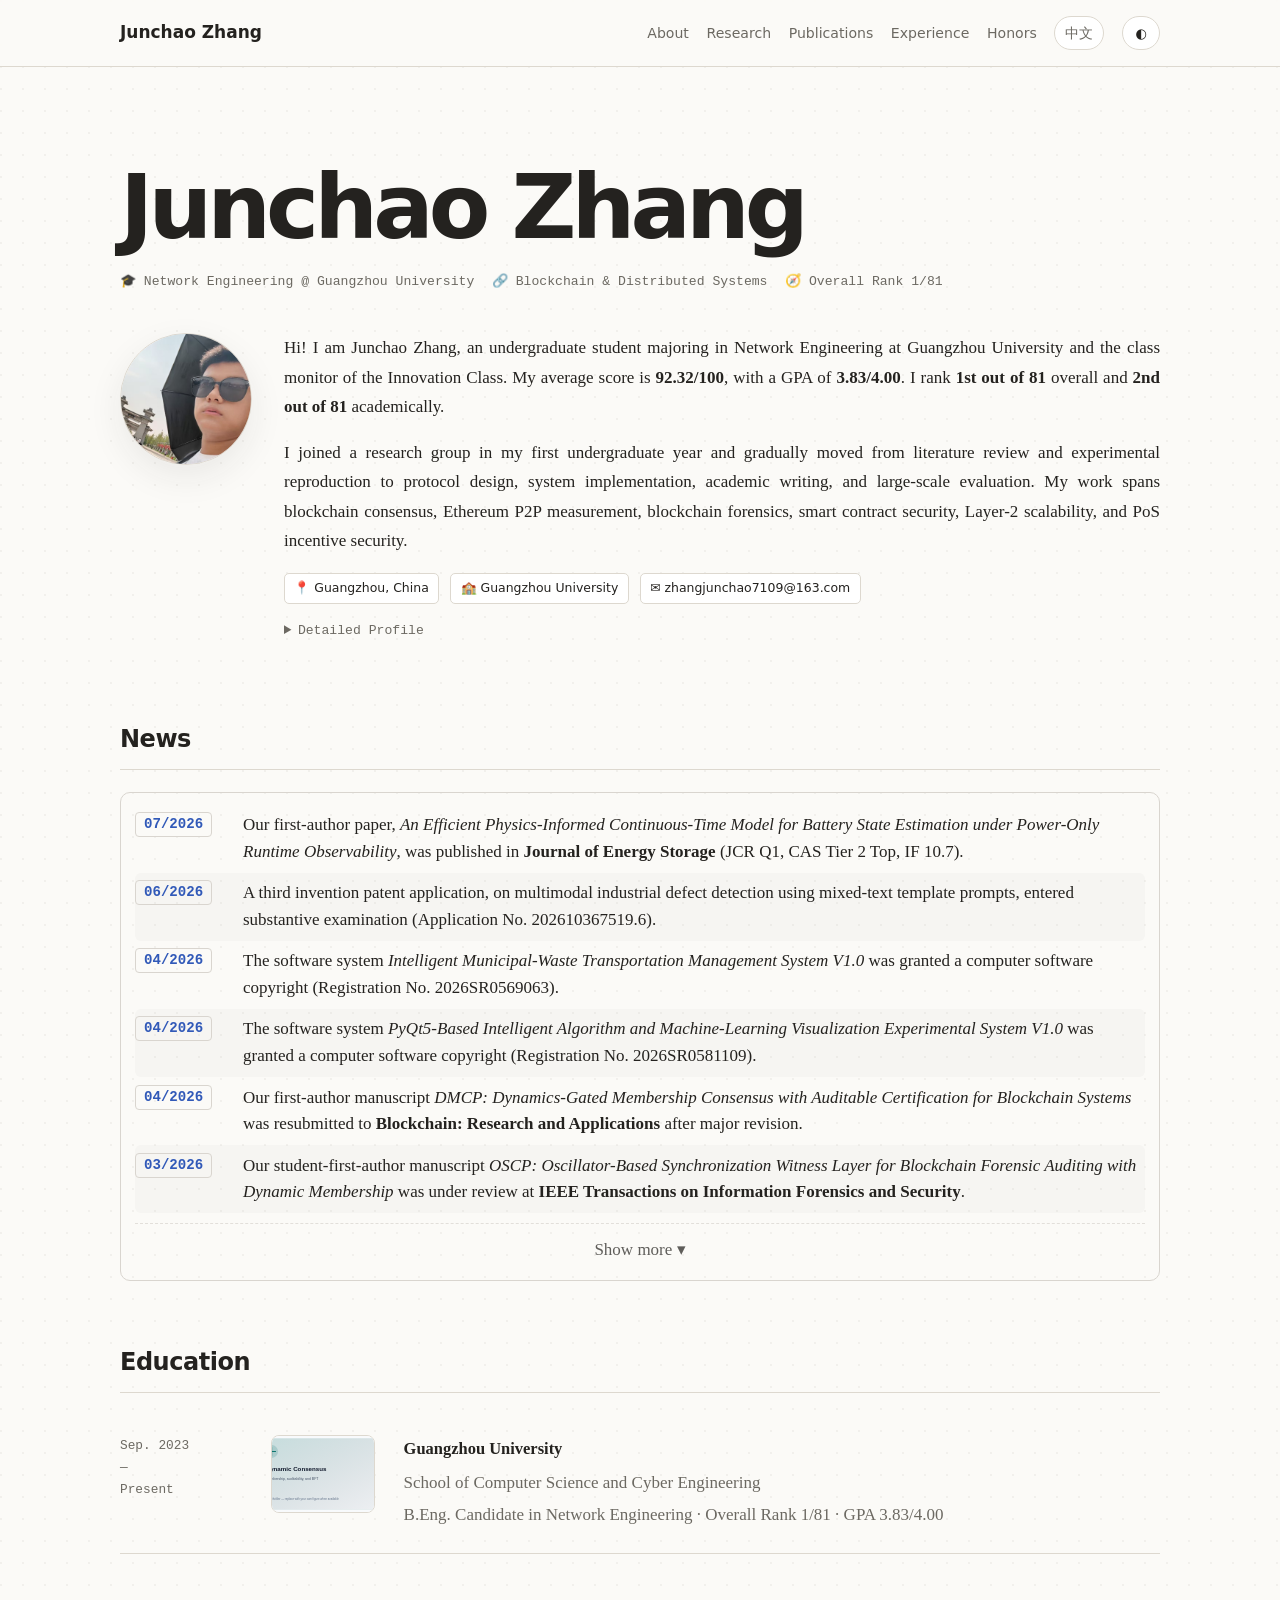
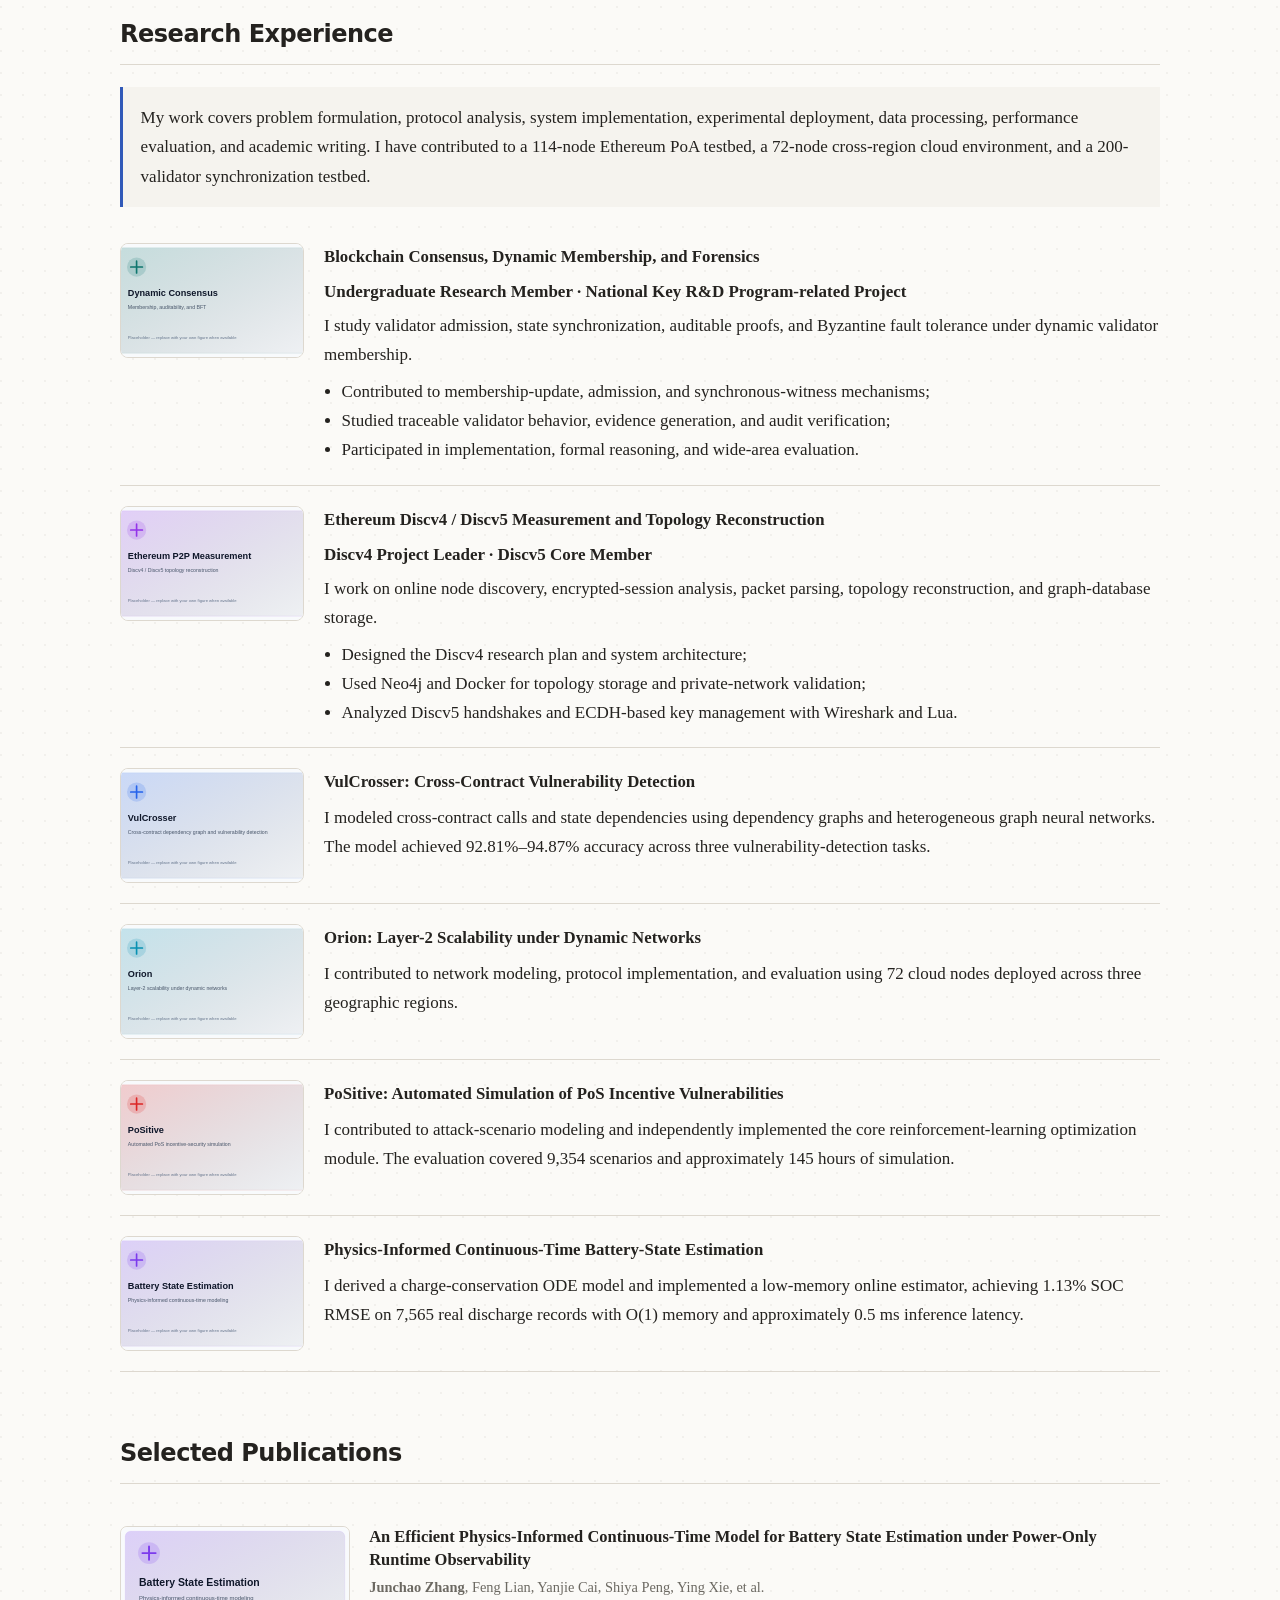
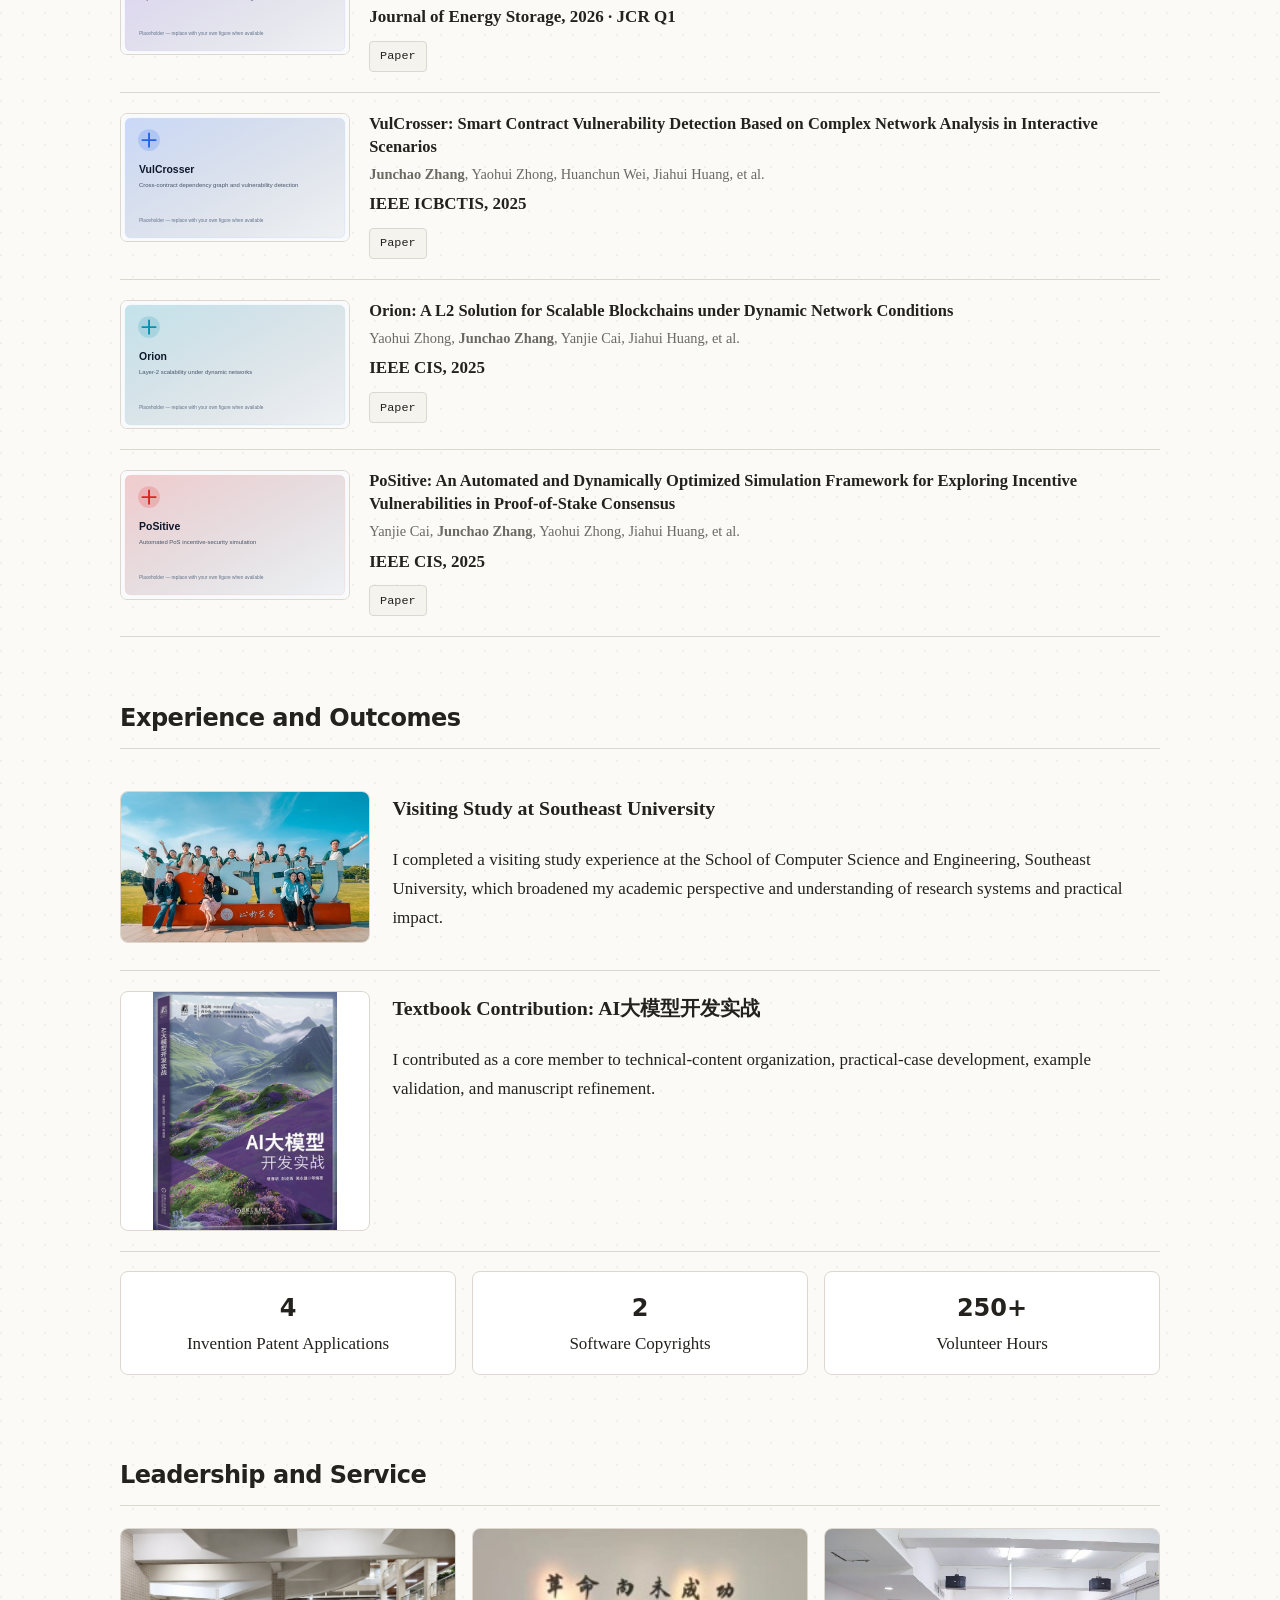
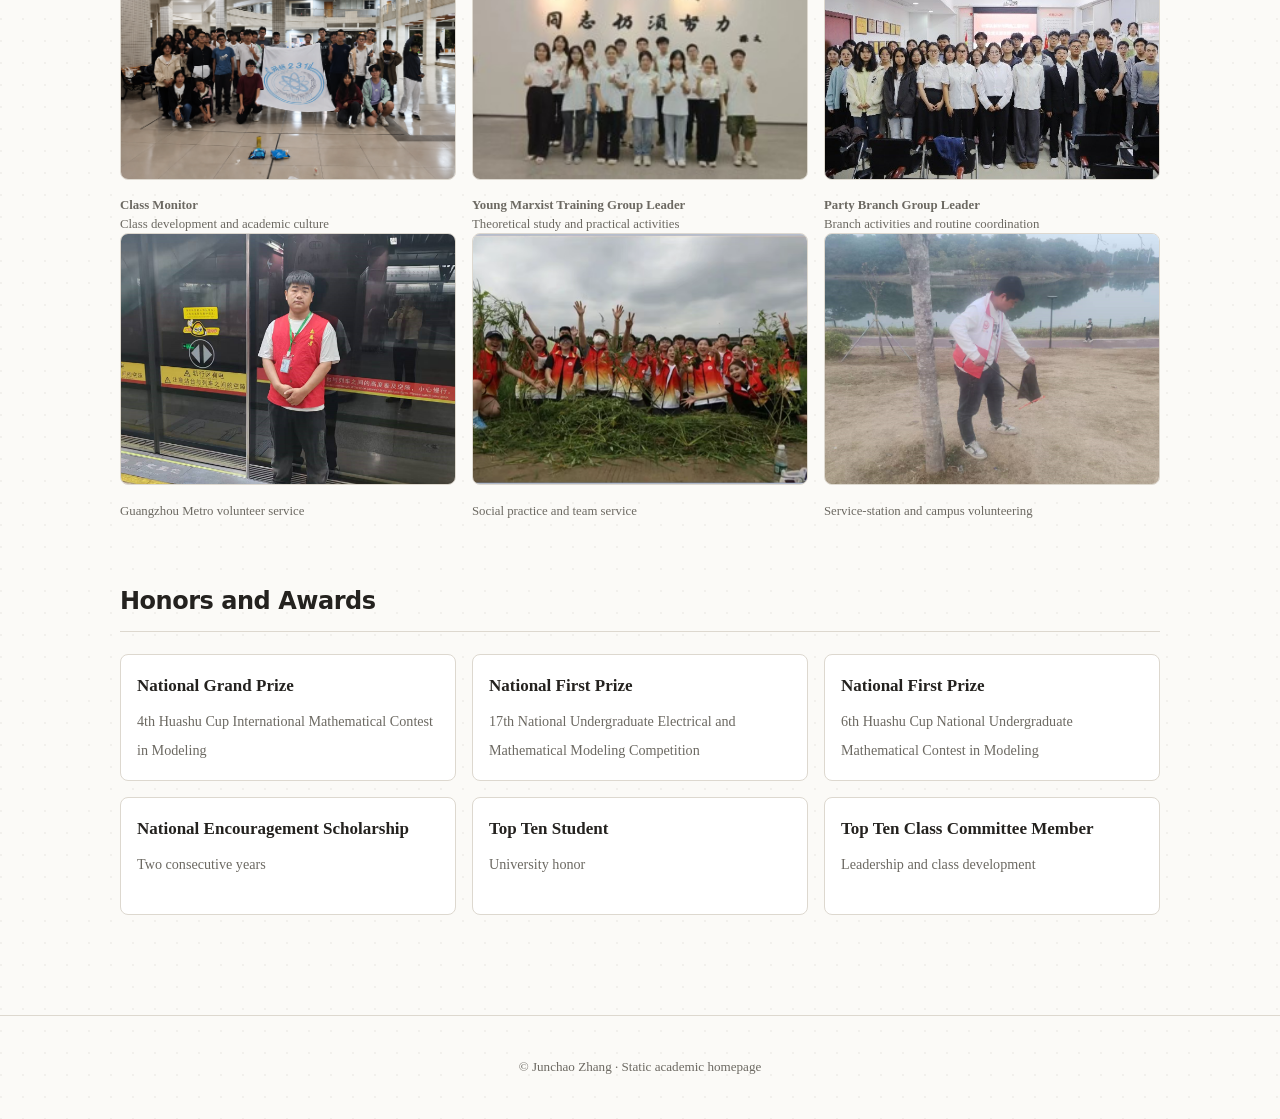
<file: index_news_toggle_fixed.html>
<!doctype html> 
<html lang="en">
<head>
  <meta charset="utf-8">
  <meta name="viewport" content="width=device-width, initial-scale=1">
  <meta name="description" content="Junchao Zhang — Blockchain Systems · Distributed Systems · Network Measurement & Security">
  <title>Junchao Zhang</title>
  <link rel="stylesheet" href="css/style.css">

  <style>
    .news-panel {
      border: 1px solid var(--border, #d9d5cf);
      border-radius: 10px;
      padding: 12px 14px 10px;
    }

    .news-list {
      list-style: none;
      margin: 0;
      padding: 0;
    }

    .news-item {
      display: grid;
      grid-template-columns: 88px minmax(0, 1fr);
      gap: 18px;
      align-items: start;
      padding: 7px 10px;
      border-radius: 6px;
    }

    .news-item:nth-child(even) {
      background: rgba(127, 127, 127, 0.035);
    }

    .news-date {
      display: inline-block;
      width: fit-content;
      padding: 2px 8px;
      border: 1px solid var(--border, #d9d5cf);
      border-radius: 4px;
      font-family: ui-monospace, SFMono-Regular, Menlo, Monaco, Consolas, monospace;
      font-size: 0.88rem;
      line-height: 1.35;
      white-space: nowrap;
    }

    .news-content {
      line-height: 1.55;
    }

    .news-hidden {
      display: none;
    }

    .news-toggle {
      display: block;
      width: 100%;
      margin-top: 10px;
      padding: 11px 0 6px;
      border: 0;
      border-top: 1px dashed var(--border, #d9d5cf);
      background: transparent;
      color: inherit;
      font: inherit;
      cursor: pointer;
      opacity: 0.72;
    }

    .news-toggle:hover {
      opacity: 1;
    }

    .unseen-section-divider {
      border: 0;
      margin: 0;
    }

    @media (max-width: 640px) {
      .news-item {
        grid-template-columns: 78px minmax(0, 1fr);
        gap: 10px;
        padding-inline: 4px;
      }
    }
  </style>

  <style>
    [hidden] { display: none !important; }
  </style>
</head>
<body>
  <nav class="site-nav">
    <div class="nav-inner">
      <a class="brand" href="./">Junchao Zhang</a>
      <div class="nav-links">
        <a class="section-link" href="#about">About</a>
<a class="section-link" href="#research">Research</a>
<a class="section-link" href="#publications">Publications</a>
<a class="section-link" href="#experience">Experience</a>
<a class="section-link" href="#honors">Honors</a>
        <a class="tool-button" href="zh/">中文</a>
        <button class="tool-button" type="button" data-theme-toggle aria-label="Toggle theme">◐</button>
      </div>
    </div>
  </nav>

  <main>
<section id="about" class="hero">
  <h1>Junchao Zhang</h1>
  <div class="hero-tags">
    <span>🎓 Network Engineering @ Guangzhou University</span>
    <span>🔗 Blockchain & Distributed Systems</span>
    <span>🧭 Overall Rank 1/81</span>
  </div>

  <div class="intro-grid">
    <img class="avatar" src="images/profile.jpg" alt="Junchao Zhang">
    <div class="intro-text">
      <p>Hi! I am Junchao Zhang, an undergraduate student majoring in Network Engineering at Guangzhou University and the class monitor of the Innovation Class. My average score is <strong>92.32/100</strong>, with a GPA of <strong>3.83/4.00</strong>. I rank <strong>1st out of 81</strong> overall and <strong>2nd out of 81</strong> academically.</p>
      <p>I joined a research group in my first undergraduate year and gradually moved from literature review and experimental reproduction to protocol design, system implementation, academic writing, and large-scale evaluation. My work spans blockchain consensus, Ethereum P2P measurement, blockchain forensics, smart contract security, Layer-2 scalability, and PoS incentive security.</p>
      <div class="contact-row">
        <span class="pill">📍 Guangzhou, China</span>
        <span class="pill">🏫 Guangzhou University</span>
        <a class="pill" href="mailto:zhangjunchao7109@163.com">✉ zhangjunchao7109@163.com</a>
      </div>
      <details class="details">
        <summary>Detailed Profile</summary>
        <p>I am particularly interested in whether systems remain reliable, scalable, auditable, and verifiable under realistic, complex, and dynamic conditions. My research advisors are Associate Professor Teng Huang and Professor Lingxi Peng at Guangzhou University.</p>
      </details>
    </div>
  </div>
</section>

<!-- ======================================================
       NEWS
  ====================================================== -->
  <section id="news">
    <h2 class="section-title">News</h2>

    <!-- Photo strip -->
    <!-- <div class="news-photos">
      Add optional news photos here.
    </div> -->

    <div class="news-panel">
    <ul class="news-list" id="news-list">
      <li class="news-item">
        <span class="news-date">07/2026</span>
        <span class="news-content">Our first-author paper, <em>An Efficient Physics-Informed Continuous-Time Model for Battery State Estimation under Power-Only Runtime Observability</em>, was published in <strong>Journal of Energy Storage</strong> (JCR Q1, CAS Tier 2 Top, IF 10.7).</span>
      </li>
      <li class="news-item">
        <span class="news-date">06/2026</span>
        <span class="news-content">A third invention patent application, on multimodal industrial defect detection using mixed-text template prompts, entered substantive examination (Application No. 202610367519.6).</span>
      </li>
      <li class="news-item">
        <span class="news-date">04/2026</span>
        <span class="news-content">The software system <em>Intelligent Municipal-Waste Transportation Management System V1.0</em> was granted a computer software copyright (Registration No. 2026SR0569063).</span>
      </li>
      <li class="news-item">
        <span class="news-date">04/2026</span>
        <span class="news-content">The software system <em>PyQt5-Based Intelligent Algorithm and Machine-Learning Visualization Experimental System V1.0</em> was granted a computer software copyright (Registration No. 2026SR0581109).</span>
      </li>
      <li class="news-item">
        <span class="news-date">04/2026</span>
        <span class="news-content">Our first-author manuscript <em>DMCP: Dynamics-Gated Membership Consensus with Auditable Certification for Blockchain Systems</em> was resubmitted to <strong>Blockchain: Research and Applications</strong> after major revision.</span>
      </li>
      <li class="news-item">
        <span class="news-date">03/2026</span>
        <span class="news-content">Our student-first-author manuscript <em>OSCP: Oscillator-Based Synchronization Witness Layer for Blockchain Forensic Auditing with Dynamic Membership</em> was under review at <strong>IEEE Transactions on Information Forensics and Security</strong>.</span>
      </li>
      <li class="news-item news-hidden" hidden>
        <span class="news-date">02/2026</span>
        <span class="news-content">Won the International Grand Prize in the 4th Huashu Cup International Mathematical Contest in Modeling as team leader and primary contributor for a study on assessing and optimizing AI development capability using ridge regression.</span>
      </li>
      <li class="news-item news-hidden" hidden>
        <span class="news-date">12/2025</span>
        <span class="news-content">Our first-author paper <em>VulCrosser: Smart Contract Vulnerability Detection Based on Complex Network Analysis in Interactive Scenarios</em> was published at IEEE ICBCTIS 2025.</span>
      </li>
      <li class="news-item news-hidden" hidden>
        <span class="news-date">12/2025</span>
        <span class="news-content">Our paper <em>Orion: A L2 Solution for Scalable Blockchains under Dynamic Network Conditions</em> was published at IEEE CIS 2025.</span>
      </li>
      <li class="news-item news-hidden" hidden>
        <span class="news-date">12/2025</span>
        <span class="news-content">Our paper <em>PoSitive: An Automated and Dynamically Optimized Simulation Framework for Exploring Incentive Vulnerabilities in Proof-of-Stake Consensus</em> was published at IEEE CIS 2025.</span>
      </li>
      <li class="news-item news-hidden" hidden>
        <span class="news-date">12/2025</span>
        <span class="news-content">Won the Guangdong Division Provincial Third Prize in the National Undergraduate Mathematical Modeling Competition for work on abnormality detection in time-point selection and furnace-temperature rise.</span>
      </li>
      <li class="news-item news-hidden" hidden>
        <span class="news-date">12/2025</span>
        <span class="news-content">Received the National Encouragement Scholarship for the 2024–2025 academic year.</span>
      </li>
      <li class="news-item news-hidden" hidden>
        <span class="news-date">11/2025</span>
        <span class="news-content">Won the National Third Prize in the Asia and Pacific Mathematical Contest in Modeling for <em>Tariff Policy Impact Analysis: Global Trade Network Equilibrium Model</em>.</span>
      </li>
      <li class="news-item news-hidden" hidden>
        <span class="news-date">11/2025</span>
        <span class="news-content">Received the Guangzhou University Outstanding Student honor.</span>
      </li>
      <li class="news-item news-hidden" hidden>
        <span class="news-date">10/2025</span>
        <span class="news-content">Won the Guangdong Provincial Third Prize in the National Digital Media Technology Works and Creative Competition for a Guangzhou housing-price data visualization and analysis platform.</span>
      </li>
      <li class="news-item news-hidden" hidden>
        <span class="news-date">09/2025</span>
        <span class="news-content">Won the Guangdong Provincial Third Prize in the University Statistical Survey and Modeling Competition for a survey of traditional Chinese medicine dietary-consumption intentions from the perspective of integrated commercial districts.</span>
      </li>
      <li class="news-item news-hidden" hidden>
        <span class="news-date">09/2025</span>
        <span class="news-content">Began serving as a student Party branch group leader, assisting with theoretical study, Party-member activities, organizational development, and the operation of the WeChat public account “GZHU Computer Pioneer”.</span>
      </li>
      <li class="news-item news-hidden" hidden>
        <span class="news-date">08/2025</span>
        <span class="news-content">Won the National First Prize in the 6th Huashu Cup National Undergraduate Mathematical Contest in Modeling for research on GPU-accelerated PSO optimization of LED circadian-lighting control strategies.</span>
      </li>
      <li class="news-item news-hidden" hidden>
        <span class="news-date">07/2025</span>
        <span class="news-content">Won the National First Prize in the 17th National Undergraduate Electrical and Mathematical Modeling Competition for K-means- and ALNS-based waste-classification transportation-route optimization.</span>
      </li>
      <li class="news-item news-hidden" hidden>
        <span class="news-date">07/2025</span>
        <span class="news-content">Won the National Second Prize in APMCM for multimodel chronic-disease prediction and comorbidity analysis driven by Bayesian networks.</span>
      </li>
      <li class="news-item news-hidden" hidden>
        <span class="news-date">07/2025</span>
        <span class="news-content">Was selected as one of the Top Ten Students of the School of Computer Science and Cyber Engineering.</span>
      </li>
      <li class="news-item news-hidden" hidden>
        <span class="news-date">07/2025</span>
        <span class="news-content">Two invention patent applications concerning Ethereum online-topology reconstruction entered substantive examination (Application Nos. 202510191304.9 and 202510219359.6).</span>
      </li>
      <li class="news-item news-hidden" hidden>
        <span class="news-date">06/2025</span>
        <span class="news-content">Won the Regional Third Prize in the 15th MathorCup Mathematical Modeling Challenge for multiobjective mixed-integer programming of short-haul freight scheduling.</span>
      </li>
      <li class="news-item news-hidden" hidden>
        <span class="news-date">06/2025</span>
        <span class="news-content">Won the Undergraduate Third Prize in the Guangdong Division of the 13th Taidi Cup Data Mining Challenge for wearable-device-based physical-activity monitoring.</span>
      </li>
      <li class="news-item news-hidden" hidden>
        <span class="news-date">05/2025</span>
        <span class="news-content">Was recognized as an Outstanding Communist Youth League Cadre of Guangzhou University.</span>
      </li>
      <li class="news-item news-hidden" hidden>
        <span class="news-date">03/2025</span>
        <span class="news-content">Started leading a university-level undergraduate innovation project on Ethereum Discv4 online topology reconstruction.</span>
      </li>
      <li class="news-item news-hidden" hidden>
        <span class="news-date">03/2025</span>
        <span class="news-content">Joined a national-level undergraduate innovation project on Ethereum Discv5 online topology reconstruction as a core member.</span>
      </li>
      <li class="news-item news-hidden" hidden>
        <span class="news-date">12/2024</span>
        <span class="news-content">Received the National Encouragement Scholarship for the 2023–2024 academic year.</span>
      </li>
      <li class="news-item news-hidden" hidden>
        <span class="news-date">12/2024</span>
        <span class="news-content">Received the Guangzhou University Outstanding Student honor.</span>
      </li>
      <li class="news-item news-hidden" hidden>
        <span class="news-date">12/2024</span>
        <span class="news-content">The Network Engineering Class 231 was recognized as an Excellent Academic-Style Class; I served as class monitor.</span>
      </li>
      <li class="news-item news-hidden" hidden>
        <span class="news-date">12/2024</span>
        <span class="news-content">Was recognized as an Advanced Individual in Moral Cultivation.</span>
      </li>
      <li class="news-item news-hidden" hidden>
        <span class="news-date">09/2024</span>
        <span class="news-content">Was selected as one of the Top Ten Class Committee Members of the School of Computer Science and Cyber Engineering.</span>
      </li>
      <li class="news-item news-hidden" hidden>
        <span class="news-date">05/2024</span>
        <span class="news-content">Was recognized as an Outstanding Communist Youth League Member of Guangzhou University.</span>
      </li>
      <li class="news-item news-hidden" hidden>
        <span class="news-date">05/2024</span>
        <span class="news-content">Joined a National Key R&amp;D Program-related blockchain research project, contributing to dynamic-membership consensus, blockchain forensic auditing, smart-contract security, Layer-2 scalability, and PoS incentive-vulnerability simulation.</span>
      </li>
      <li class="news-item news-hidden" hidden>
        <span class="news-date">04/2024</span>
        <span class="news-content">Was recognized as an Active Participant in Library Labor-Education Practice.</span>
      </li>
      <li class="news-item news-hidden" hidden>
        <span class="news-date">12/2023</span>
        <span class="news-content">Began serving as a Young Marxist Training Program group leader, organizing theoretical study, material collection, group practice, and themed activities.</span>
      </li>
      <li class="news-item news-hidden" hidden>
        <span class="news-date">11/2023</span>
        <span class="news-content">Passed the Putonghua Proficiency Test at Level 2-A.</span>
      </li>
      <li class="news-item news-hidden" hidden>
        <span class="news-date">09/2023</span>
        <span class="news-content">Began serving as class monitor of the Network Engineering Innovation Class, responsible for routine class management, academic culture, activity organization, and coordination with counselors and the head teacher.</span>
      </li>
      <li class="news-item news-hidden" hidden>
        <span class="news-date">09/2023</span>
        <span class="news-content">Was recognized as an Active Participant in the 2023 Freshman Military Training Program.</span>
      </li>
    </ul>
    <button class="news-toggle" id="news-toggle-btn" type="button" aria-expanded="false">Show more ▾</button>
    </div>
  </section>

  <hr class="unseen-section-divider" />

<section id="education">
  <h2 class="section-title">Education</h2>
  <div class="timeline-item">
    <div class="timeline-date">Sep. 2023<br>—<br>Present</div>
    <img class="timeline-logo" src="images/papers/consensus.svg" alt="Guangzhou University placeholder">
    <div class="timeline-body">
      <h3>Guangzhou University</h3>
      <p>School of Computer Science and Cyber Engineering</p>
      <p>B.Eng. Candidate in Network Engineering · Overall Rank 1/81 · GPA 3.83/4.00</p>
    </div>
  </div>
</section>

<section id="research">
  <h2 class="section-title">Research Experience</h2>
  <p class="research-summary">My work covers problem formulation, protocol analysis, system implementation, experimental deployment, data processing, performance evaluation, and academic writing. I have contributed to a 114-node Ethereum PoA testbed, a 72-node cross-region cloud environment, and a 200-validator synchronization testbed.</p>

  <article class="research-item">
    <img src="images/papers/consensus.svg" alt="Dynamic consensus placeholder">
    <div><h3>Blockchain Consensus, Dynamic Membership, and Forensics</h3><p><strong>Undergraduate Research Member · National Key R&D Program-related Project</strong></p><p>I study validator admission, state synchronization, auditable proofs, and Byzantine fault tolerance under dynamic validator membership.</p><ul><li>Contributed to membership-update, admission, and synchronous-witness mechanisms;</li><li>Studied traceable validator behavior, evidence generation, and audit verification;</li><li>Participated in implementation, formal reasoning, and wide-area evaluation.</li></ul></div>
  </article>

  <article class="research-item">
    <img src="images/papers/ethereum.svg" alt="Ethereum measurement placeholder">
    <div><h3>Ethereum Discv4 / Discv5 Measurement and Topology Reconstruction</h3><p><strong>Discv4 Project Leader · Discv5 Core Member</strong></p><p>I work on online node discovery, encrypted-session analysis, packet parsing, topology reconstruction, and graph-database storage.</p><ul><li>Designed the Discv4 research plan and system architecture;</li><li>Used Neo4j and Docker for topology storage and private-network validation;</li><li>Analyzed Discv5 handshakes and ECDH-based key management with Wireshark and Lua.</li></ul></div>
  </article>

  <article class="research-item">
    <img src="images/papers/vulcrosser.svg" alt="VulCrosser">
    <div><h3>VulCrosser: Cross-Contract Vulnerability Detection</h3><p>I modeled cross-contract calls and state dependencies using dependency graphs and heterogeneous graph neural networks. The model achieved 92.81%–94.87% accuracy across three vulnerability-detection tasks.</p></div>
  </article>

  <article class="research-item">
    <img src="images/papers/orion.svg" alt="Orion">
    <div><h3>Orion: Layer-2 Scalability under Dynamic Networks</h3><p>I contributed to network modeling, protocol implementation, and evaluation using 72 cloud nodes deployed across three geographic regions.</p></div>
  </article>

  <article class="research-item">
    <img src="images/papers/positive.svg" alt="PoSitive">
    <div><h3>PoSitive: Automated Simulation of PoS Incentive Vulnerabilities</h3><p>I contributed to attack-scenario modeling and independently implemented the core reinforcement-learning optimization module. The evaluation covered 9,354 scenarios and approximately 145 hours of simulation.</p></div>
  </article>

  <article class="research-item">
    <img src="images/papers/battery.svg" alt="Battery state estimation">
    <div><h3>Physics-Informed Continuous-Time Battery-State Estimation</h3><p>I derived a charge-conservation ODE model and implemented a low-memory online estimator, achieving 1.13% SOC RMSE on 7,565 real discharge records with O(1) memory and approximately 0.5 ms inference latency.</p></div>
  </article>
</section>

<section id="publications">
  <h2 class="section-title">Selected Publications</h2>
  <article class="paper"><img class="paper-thumb" src="images/papers/battery.svg" alt="Battery paper"><div><h3>An Efficient Physics-Informed Continuous-Time Model for Battery State Estimation under Power-Only Runtime Observability</h3><p class="authors"><strong>Junchao Zhang</strong>, Feng Lian, Yanjie Cai, Shiya Peng, Ying Xie, et al.</p><p class="venue">Journal of Energy Storage, 2026 · JCR Q1</p><div class="buttons"><a class="button" href="https://www.sciencedirect.com/science/article/pii/S2352152X26031920">Paper</a></div></div></article>
  <article class="paper"><img class="paper-thumb" src="images/papers/vulcrosser.svg" alt="VulCrosser paper"><div><h3>VulCrosser: Smart Contract Vulnerability Detection Based on Complex Network Analysis in Interactive Scenarios</h3><p class="authors"><strong>Junchao Zhang</strong>, Yaohui Zhong, Huanchun Wei, Jiahui Huang, et al.</p><p class="venue">IEEE ICBCTIS, 2025</p><div class="buttons"><a class="button" href="https://ieeexplore.ieee.org/document/11387622">Paper</a></div></div></article>
  <article class="paper"><img class="paper-thumb" src="images/papers/orion.svg" alt="Orion paper"><div><h3>Orion: A L2 Solution for Scalable Blockchains under Dynamic Network Conditions</h3><p class="authors">Yaohui Zhong, <strong>Junchao Zhang</strong>, Yanjie Cai, Jiahui Huang, et al.</p><p class="venue">IEEE CIS, 2025</p><div class="buttons"><a class="button" href="https://ieeexplore.ieee.org/document/11433893">Paper</a></div></div></article>
  <article class="paper"><img class="paper-thumb" src="images/papers/positive.svg" alt="PoSitive paper"><div><h3>PoSitive: An Automated and Dynamically Optimized Simulation Framework for Exploring Incentive Vulnerabilities in Proof-of-Stake Consensus</h3><p class="authors">Yanjie Cai, <strong>Junchao Zhang</strong>, Yaohui Zhong, Jiahui Huang, et al.</p><p class="venue">IEEE CIS, 2025</p><div class="buttons"><a class="button" href="https://ieeexplore.ieee.org/document/11433744">Paper</a></div></div></article>
</section>

<section id="experience">
  <h2 class="section-title">Experience and Outcomes</h2>
  <article class="feature"><img src="images/seu-visit.jpg" alt="Southeast University"><div><h3>Visiting Study at Southeast University</h3><p>I completed a visiting study experience at the School of Computer Science and Engineering, Southeast University, which broadened my academic perspective and understanding of research systems and practical impact.</p></div></article>
  <article class="feature book"><img src="images/ai-large-model-book.jpg" alt="AI textbook"><div><h3>Textbook Contribution: AI大模型开发实战</h3><p>I contributed as a core member to technical-content organization, practical-case development, example validation, and manuscript refinement.</p></div></article>
  <div class="stat-grid"><div class="stat"><strong>4</strong>Invention Patent Applications</div><div class="stat"><strong>2</strong>Software Copyrights</div><div class="stat"><strong>250+</strong>Volunteer Hours</div></div>
</section>

<section id="leadership">
  <h2 class="section-title">Leadership and Service</h2>
  <div class="photo-grid"><figure><img src="images/class-leadership.jpg" alt="Class monitor"><figcaption><strong>Class Monitor</strong><br>Class development and academic culture</figcaption></figure><figure><img src="images/qingma-group.jpg" alt="Young Marxist Training Program"><figcaption><strong>Young Marxist Training Group Leader</strong><br>Theoretical study and practical activities</figcaption></figure><figure><img src="images/party-branch.jpg" alt="Party branch"><figcaption><strong>Party Branch Group Leader</strong><br>Branch activities and routine coordination</figcaption></figure></div>
  <div class="photo-grid"><figure><img src="images/metro-volunteering.jpg" alt="Metro volunteering"><figcaption>Guangzhou Metro volunteer service</figcaption></figure><figure><img src="images/social-practice.png" alt="Social practice"><figcaption>Social practice and team service</figcaption></figure><figure><img src="images/station-volunteering.jpg" alt="Station volunteering"><figcaption>Service-station and campus volunteering</figcaption></figure></div>
</section>

<section id="honors">
  <h2 class="section-title">Honors and Awards</h2>
  <div class="honor-grid"><div class="honor"><strong>National Grand Prize</strong><small>4th Huashu Cup International Mathematical Contest in Modeling</small></div><div class="honor"><strong>National First Prize</strong><small>17th National Undergraduate Electrical and Mathematical Modeling Competition</small></div><div class="honor"><strong>National First Prize</strong><small>6th Huashu Cup National Undergraduate Mathematical Contest in Modeling</small></div><div class="honor"><strong>National Encouragement Scholarship</strong><small>Two consecutive years</small></div><div class="honor"><strong>Top Ten Student</strong><small>University honor</small></div><div class="honor"><strong>Top Ten Class Committee Member</strong><small>Leadership and class development</small></div></div>
</section>
</main>

  <footer>© Junchao Zhang · Static academic homepage</footer>
<script src="js/main.js"></script>

  <script>
    document.addEventListener("DOMContentLoaded", function () {
      const list = document.getElementById("news-list");
      const button = document.getElementById("news-toggle-btn");
      if (!list || !button) return;

      const extraItems = Array.from(list.querySelectorAll(".news-item")).slice(6);

      if (extraItems.length === 0) {
        button.hidden = true;
        return;
      }

      function render(expanded) {
        extraItems.forEach(function (item) {
          item.hidden = !expanded;
          item.classList.toggle("news-hidden", !expanded);
        });

        button.setAttribute("aria-expanded", expanded ? "true" : "false");
        button.textContent = expanded ? "Show less ▴" : "Show more ▾";
      }

      render(false);

      button.addEventListener("click", function () {
        const expanded = button.getAttribute("aria-expanded") === "true";
        render(!expanded);
      });
    });
  </script>

</body>
</html>
</file>
<file: css/style.css>
:root {
  --bg: #fbfaf7;
  --surface: #ffffff;
  --surface-soft: #f5f3ee;
  --text: #24221f;
  --muted: #6c6962;
  --line: #ddd8cf;
  --link: #3159b8;
  --accent: #3159b8;
  --accent-soft: #e9eefc;
  --shadow: 0 12px 34px rgba(43, 39, 33, .08);
  --max: 1040px;
}

[data-theme="dark"] {
  --bg: #161616;
  --surface: #202020;
  --surface-soft: #282828;
  --text: #f2efe8;
  --muted: #b7b2a8;
  --line: #3a3935;
  --link: #8eb0ff;
  --accent: #8eb0ff;
  --accent-soft: #263657;
  --shadow: 0 14px 38px rgba(0, 0, 0, .25);
}

* { box-sizing: border-box; }

html {
  scroll-behavior: smooth;
  scroll-padding-top: 86px;
}

body {
  margin: 0;
  background:
    radial-gradient(circle at 1px 1px, rgba(90, 82, 68, .06) 1px, transparent 0) 0 0 / 22px 22px,
    var(--bg);
  color: var(--text);
  font-family: Georgia, "Times New Roman", "Noto Serif SC", "Songti SC", serif;
  font-size: 17px;
  line-height: 1.72;
}

a { color: var(--link); }
img { max-width: 100%; }

.site-nav {
  position: sticky;
  top: 0;
  z-index: 50;
  border-bottom: 1px solid var(--line);
  background: color-mix(in srgb, var(--bg) 92%, transparent);
  backdrop-filter: blur(12px);
}

.nav-inner {
  display: flex;
  align-items: center;
  width: min(var(--max), calc(100% - 32px));
  min-height: 66px;
  margin: 0 auto;
}

.brand {
  margin-right: auto;
  color: var(--text);
  font-family: ui-sans-serif, system-ui, sans-serif;
  font-weight: 750;
  text-decoration: none;
}

.nav-links {
  display: flex;
  gap: 1.1rem;
  align-items: center;
}

.nav-links a {
  color: var(--muted);
  font-family: ui-sans-serif, system-ui, sans-serif;
  font-size: .88rem;
  text-decoration: none;
}

.nav-links a:hover { color: var(--text); }

.tool-button {
  display: inline-flex;
  min-width: 38px;
  height: 34px;
  padding: 0 10px;
  align-items: center;
  justify-content: center;
  border: 1px solid var(--line);
  border-radius: 999px;
  background: var(--surface);
  color: var(--text);
  cursor: pointer;
  font-family: ui-sans-serif, system-ui, sans-serif;
  font-size: .82rem;
  text-decoration: none;
}

main {
  width: min(var(--max), calc(100% - 32px));
  margin: 0 auto;
  padding: 52px 0 84px;
}

.hero h1 {
  margin: 0;
  font-family: ui-sans-serif, system-ui, sans-serif;
  font-size: clamp(3rem, 7vw, 5.6rem);
  line-height: .98;
  letter-spacing: -.055em;
}

.hero-tags {
  display: flex;
  flex-wrap: wrap;
  gap: .7rem 1.1rem;
  margin: 1.2rem 0 2.5rem;
  color: var(--muted);
  font-family: ui-monospace, SFMono-Regular, Menlo, monospace;
  font-size: .82rem;
}

.intro-grid {
  display: grid;
  grid-template-columns: 132px minmax(0, 1fr);
  gap: 2rem;
  align-items: start;
}

.avatar {
  width: 132px;
  height: 132px;
  object-fit: cover;
  border: 1px solid var(--line);
  border-radius: 50%;
  box-shadow: var(--shadow);
}

.intro-text p {
  margin-top: 0;
  text-align: justify;
}

.contact-row {
  display: flex;
  flex-wrap: wrap;
  gap: .7rem;
  margin-top: 1.1rem;
}

.pill {
  display: inline-flex;
  padding: .24rem .58rem;
  border: 1px solid var(--line);
  border-radius: 5px;
  background: var(--surface);
  color: var(--text);
  font-family: ui-sans-serif, system-ui, sans-serif;
  font-size: .78rem;
  text-decoration: none;
}

.details summary {
  margin: 1rem 0;
  color: var(--muted);
  cursor: pointer;
  font-family: ui-monospace, SFMono-Regular, Menlo, monospace;
  font-size: .82rem;
}

section {
  padding: 2.8rem 0 1rem;
}

.section-title {
  margin: 0 0 1.35rem;
  padding-bottom: .55rem;
  border-bottom: 1px solid var(--line);
  font-family: ui-sans-serif, system-ui, sans-serif;
  font-size: 1.5rem;
  letter-spacing: -.02em;
}

.news-list {
  margin: 0;
  padding: 0;
  list-style: none;
}

.news-list li {
  display: grid;
  grid-template-columns: 92px minmax(0, 1fr);
  gap: 1rem;
  padding: .48rem 0;
}

.news-date {
  color: var(--accent);
  font-family: ui-monospace, SFMono-Regular, Menlo, monospace;
  font-size: .82rem;
  font-weight: 700;
}

.timeline-item {
  display: grid;
  grid-template-columns: 130px 112px minmax(0, 1fr);
  gap: 1.3rem;
  align-items: start;
  padding: 1.25rem 0;
  border-bottom: 1px solid var(--line);
}

.timeline-date {
  color: var(--muted);
  font-family: ui-monospace, SFMono-Regular, Menlo, monospace;
  font-size: .8rem;
  white-space: pre-line;
}

.timeline-logo {
  width: 104px;
  height: 78px;
  object-fit: cover;
  border: 1px solid var(--line);
  border-radius: 8px;
  background: var(--surface);
}

.timeline-body h3 {
  margin: 0 0 .3rem;
  font-size: 1.03rem;
}

.timeline-body p {
  margin: .2rem 0;
  color: var(--muted);
}

.research-summary {
  margin: 0 0 1rem;
  padding: 1rem 1.1rem;
  border-left: 3px solid var(--accent);
  background: var(--surface-soft);
}

.research-item {
  display: grid;
  grid-template-columns: 184px minmax(0, 1fr);
  gap: 1.25rem;
  padding: 1.25rem 0;
  border-bottom: 1px solid var(--line);
}

.research-item img {
  width: 184px;
  aspect-ratio: 16 / 10;
  object-fit: cover;
  border: 1px solid var(--line);
  border-radius: 8px;
  background: var(--surface);
}

.research-item h3 {
  margin: 0 0 .35rem;
  font-size: 1.05rem;
}

.research-item p {
  margin: .3rem 0;
}

.research-item ul {
  margin: .45rem 0 0;
  padding-left: 1.1rem;
}

.paper {
  display: grid;
  grid-template-columns: 230px minmax(0, 1fr);
  gap: 1.2rem;
  padding: 1.25rem 0;
  border-bottom: 1px solid var(--line);
}

.paper-thumb {
  width: 230px;
  aspect-ratio: 16 / 9;
  object-fit: cover;
  border: 1px solid var(--line);
  border-radius: 7px;
  background: var(--surface);
}

.paper h3 {
  margin: 0 0 .32rem;
  font-size: 1.03rem;
  line-height: 1.38;
}

.authors {
  margin: .15rem 0;
  color: var(--muted);
  font-size: .9rem;
  line-height: 1.5;
}

.venue {
  margin: .25rem 0 .6rem;
  font-weight: 700;
}

.buttons {
  display: flex;
  flex-wrap: wrap;
  gap: .45rem;
}

.button {
  display: inline-flex;
  padding: .27rem .62rem;
  border: 1px solid var(--line);
  border-radius: 4px;
  background: var(--surface-soft);
  color: var(--text);
  font-family: ui-monospace, SFMono-Regular, Menlo, monospace;
  font-size: .74rem;
  text-decoration: none;
}

.feature {
  display: grid;
  grid-template-columns: 250px minmax(0, 1fr);
  gap: 1.4rem;
  padding: 1.25rem 0;
  border-bottom: 1px solid var(--line);
}

.feature img {
  width: 250px;
  max-height: 240px;
  object-fit: cover;
  border: 1px solid var(--line);
  border-radius: 8px;
}

.feature.book img {
  object-fit: contain;
  background: white;
}

.feature h3 { margin-top: 0; }

.stat-grid, .photo-grid, .honor-grid {
  display: grid;
  gap: 1rem;
}

.stat-grid {
  grid-template-columns: repeat(3, minmax(0, 1fr));
  margin: 1.2rem 0;
}

.stat {
  padding: 1rem;
  border: 1px solid var(--line);
  border-radius: 8px;
  background: var(--surface);
  text-align: center;
}

.stat strong {
  display: block;
  font-family: ui-sans-serif, system-ui, sans-serif;
  font-size: 1.5rem;
}

.photo-grid {
  grid-template-columns: repeat(3, minmax(0, 1fr));
}

.photo-grid figure { margin: 0; }

.photo-grid img {
  width: 100%;
  aspect-ratio: 4 / 3;
  object-fit: cover;
  border: 1px solid var(--line);
  border-radius: 8px;
}

.photo-grid figcaption {
  margin-top: .45rem;
  color: var(--muted);
  font-size: .8rem;
  line-height: 1.45;
}

.honor-grid {
  grid-template-columns: repeat(3, minmax(0, 1fr));
}

.honor {
  min-height: 118px;
  padding: 1rem;
  border: 1px solid var(--line);
  border-radius: 8px;
  background: var(--surface);
}

.honor strong {
  display: block;
  margin-bottom: .35rem;
}

.honor small { color: var(--muted); }

footer {
  padding: 2.5rem 0;
  border-top: 1px solid var(--line);
  color: var(--muted);
  text-align: center;
  font-size: .82rem;
}

@media (max-width: 820px) {
  .nav-links a.section-link { display: none; }
  main { padding-top: 34px; }
  .intro-grid,
  .timeline-item,
  .research-item,
  .paper,
  .feature {
    grid-template-columns: 1fr;
  }
  .avatar { width: 116px; height: 116px; }
  .timeline-logo,
  .research-item img,
  .paper-thumb,
  .feature img {
    width: 100%;
    max-width: 100%;
  }
  .stat-grid,
  .photo-grid,
  .honor-grid {
    grid-template-columns: 1fr;
  }
  .intro-text p { text-align: left; }
}

@media (max-width: 520px) {
  body { font-size: 16px; }
  .nav-inner, main { width: min(100% - 22px, var(--max)); }
  .hero h1 { font-size: 2.8rem; }
  .news-list li { grid-template-columns: 76px 1fr; gap: .7rem; }
}
</file>
